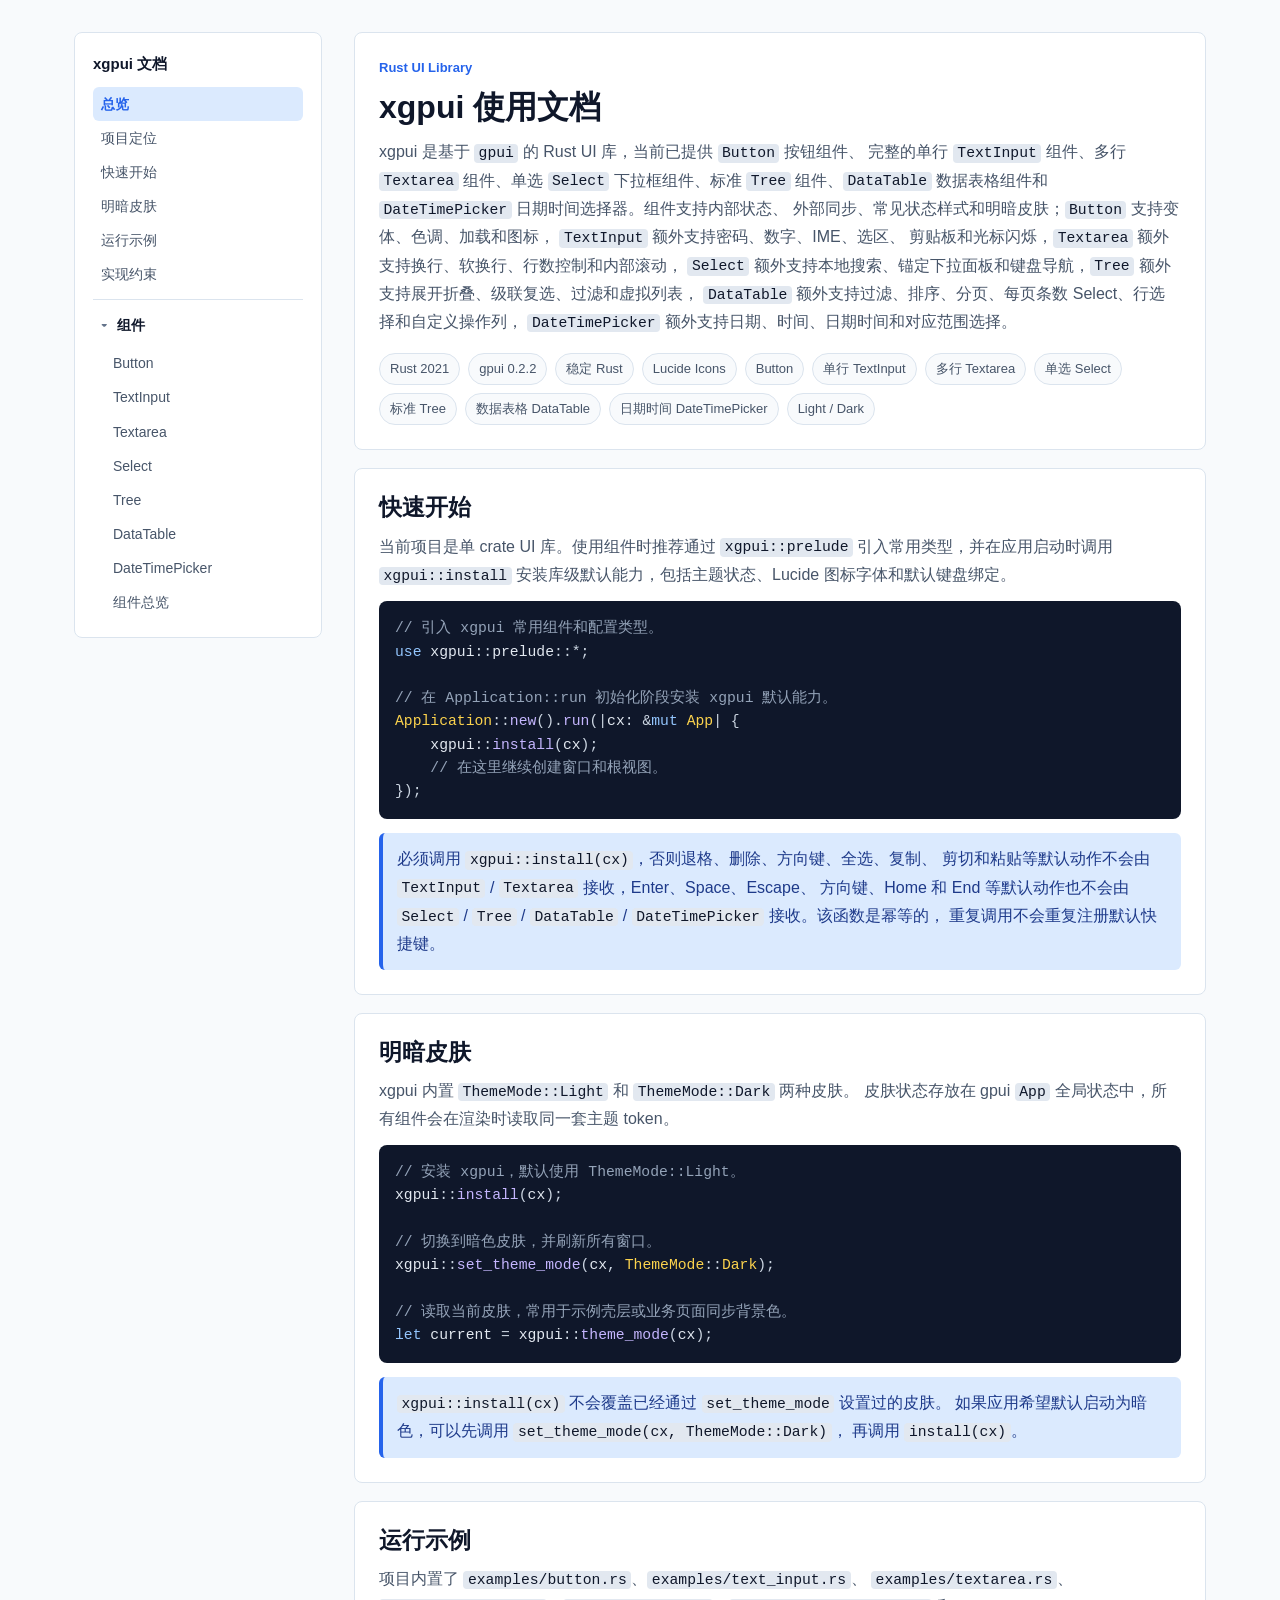
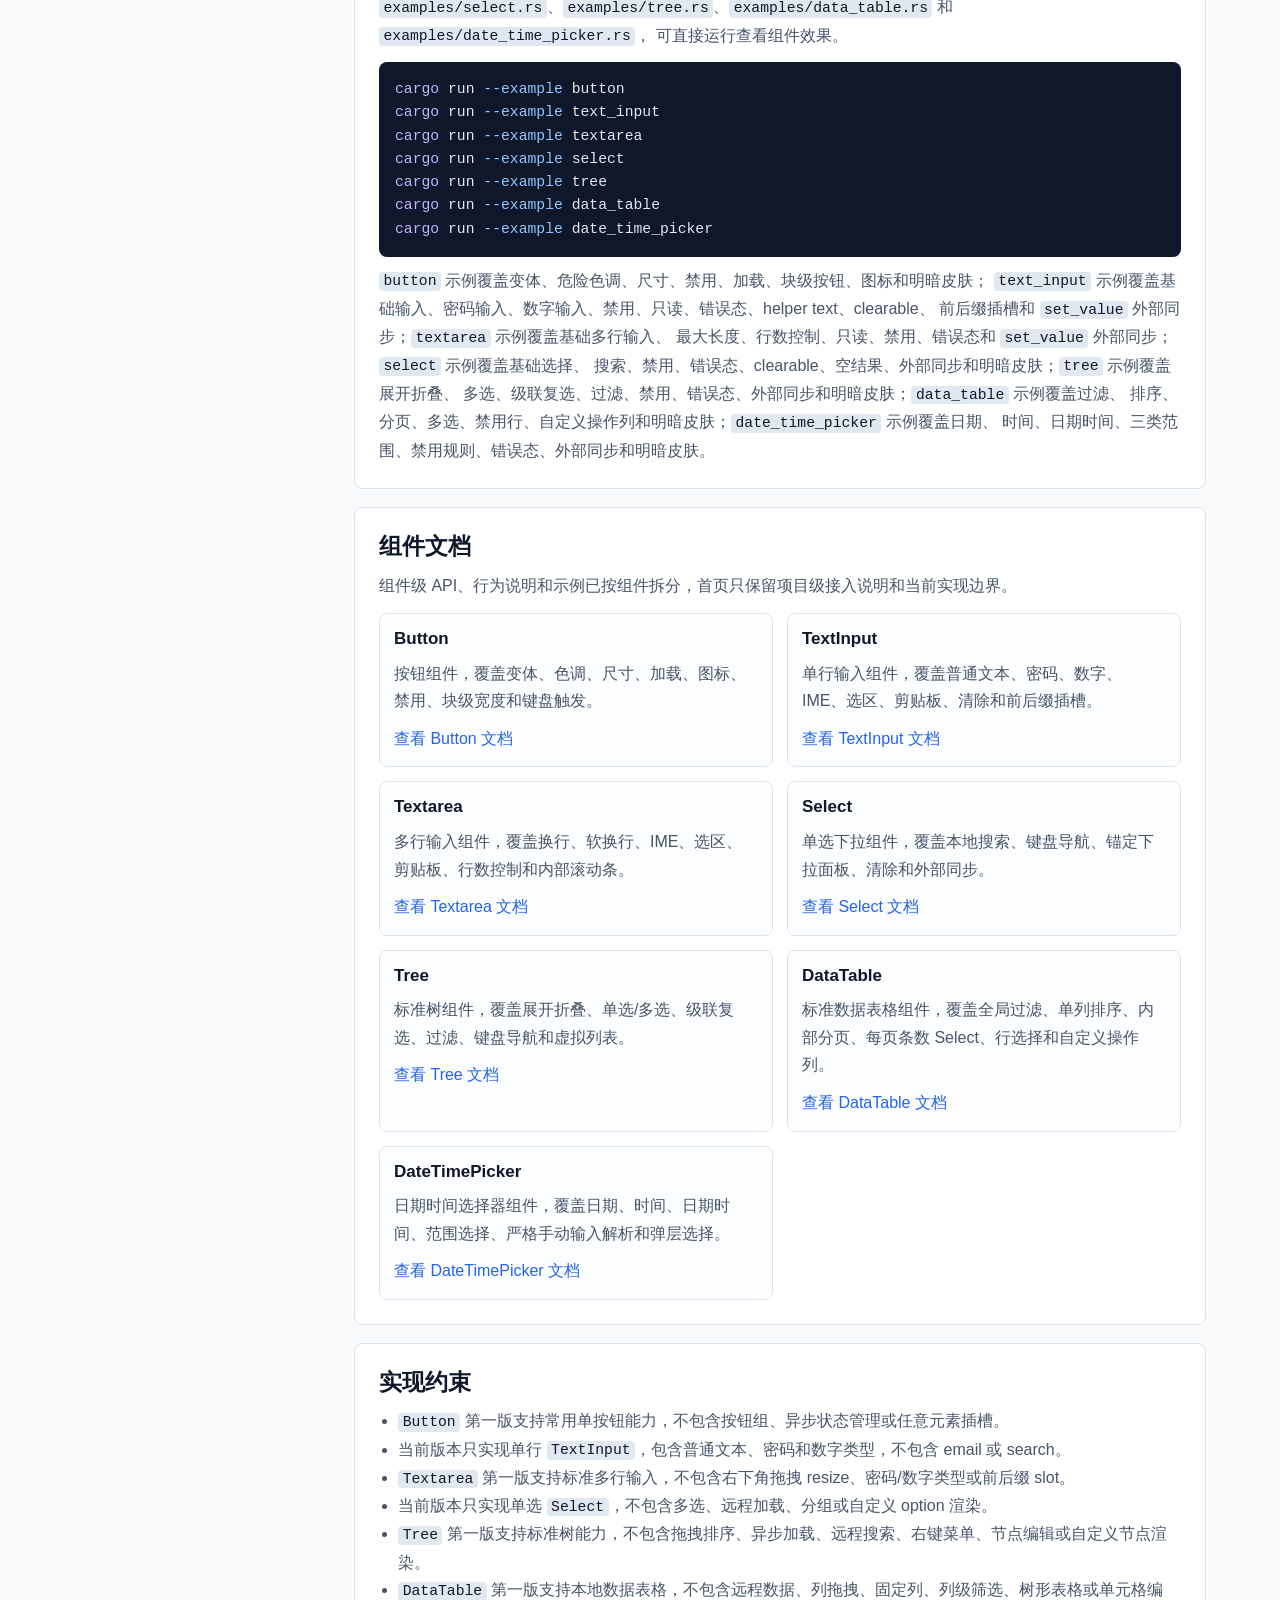
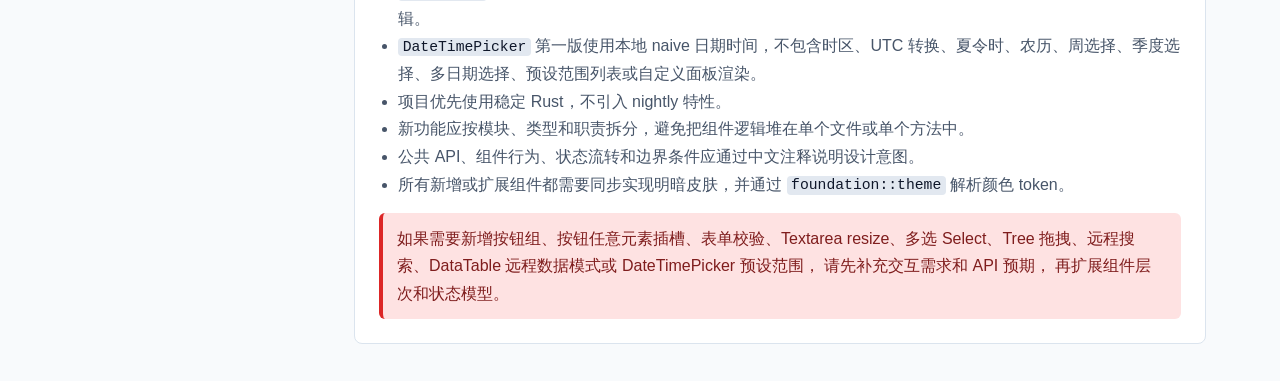
<file: docs/index.html>
<!doctype html>
<!--
  xgpui 静态使用文档。
  本文件按页面聚合当前主题所需内容，并通过 docs/styles.css 复用公共视觉样式。
  文档保持零构建步骤，便于直接在浏览器中打开和随项目一起版本化维护。
-->
<html lang="zh-CN">
  <head>
    <meta charset="utf-8" />
    <meta name="viewport" content="width=device-width, initial-scale=1" />
    <title>xgpui 使用文档</title>
    <meta name="description" content="xgpui 项目级使用文档，包含快速开始、主题、示例入口和组件文档导航。" />
    <link rel="stylesheet" href="styles.css" />
  </head>
  <body>
    <!-- 页面主体使用侧边目录和内容区两栏布局，便于快速定位组件 API。 -->
    <div class="shell">
      <nav class="sidebar" aria-label="文档目录">
        <strong>xgpui 文档</strong>
        <a class="active" href="index.html">总览</a>
        <a href="#overview">项目定位</a>
        <a href="#quick-start">快速开始</a>
        <a href="#themes">明暗皮肤</a>
        <a href="#run-example">运行示例</a>
        <a href="#notes">实现约束</a>
        <!-- 组件菜单集中收纳所有组件文档入口，避免侧栏顶层链接过多。 -->
        <details class="nav-group" open>
          <summary>组件</summary>
          <div class="nav-tree">
            <a href="button.html">Button</a>
            <a href="text_input.html">TextInput</a>
            <a href="textarea.html">Textarea</a>
            <a href="select.html">Select</a>
            <a href="tree.html">Tree</a>
            <a href="data_table.html">DataTable</a>
            <a href="date_time_picker.html">DateTimePicker</a>
            <a href="#components">组件总览</a>
          </div>
        </details>
      </nav>

      <main class="content">
        <!-- 文档首页摘要，说明当前 HTML 对应的库和组件范围。 -->
        <header class="hero" id="overview">
          <p class="eyebrow">Rust UI Library</p>
          <h1>xgpui 使用文档</h1>
          <p>
            xgpui 是基于 <code>gpui</code> 的 Rust UI 库，当前已提供 <code>Button</code> 按钮组件、
            完整的单行 <code>TextInput</code> 组件、多行 <code>Textarea</code> 组件、单选 <code>Select</code> 下拉框组件、标准 <code>Tree</code> 组件、<code>DataTable</code> 数据表格组件和 <code>DateTimePicker</code> 日期时间选择器。组件支持内部状态、
            外部同步、常见状态样式和明暗皮肤；<code>Button</code> 支持变体、色调、加载和图标，
            <code>TextInput</code> 额外支持密码、数字、IME、选区、
            剪贴板和光标闪烁，<code>Textarea</code> 额外支持换行、软换行、行数控制和内部滚动，
            <code>Select</code> 额外支持本地搜索、锚定下拉面板和键盘导航，<code>Tree</code> 额外支持展开折叠、级联复选、过滤和虚拟列表，
            <code>DataTable</code> 额外支持过滤、排序、分页、每页条数 Select、行选择和自定义操作列，
            <code>DateTimePicker</code> 额外支持日期、时间、日期时间和对应范围选择。
          </p>
          <div class="meta">
            <span class="pill">Rust 2021</span>
            <span class="pill">gpui 0.2.2</span>
            <span class="pill">稳定 Rust</span>
            <span class="pill">Lucide Icons</span>
            <span class="pill">Button</span>
            <span class="pill">单行 TextInput</span>
            <span class="pill">多行 Textarea</span>
            <span class="pill">单选 Select</span>
            <span class="pill">标准 Tree</span>
            <span class="pill">数据表格 DataTable</span>
            <span class="pill">日期时间 DateTimePicker</span>
            <span class="pill">Light / Dark</span>
          </div>
        </header>

        <!-- 快速开始说明项目依赖和最小接入步骤。 -->
        <section class="section" id="quick-start">
          <h2>快速开始</h2>
          <p>
            当前项目是单 crate UI 库。使用组件时推荐通过
            <code>xgpui::prelude</code> 引入常用类型，并在应用启动时调用 <code>xgpui::install</code>
            安装库级默认能力，包括主题状态、Lucide 图标字体和默认键盘绑定。
          </p>
          <div class="code-block">
            <pre><code class="language-rust">// 引入 xgpui 常用组件和配置类型。
use xgpui::prelude::*;

// 在 Application::run 初始化阶段安装 xgpui 默认能力。
Application::new().run(|cx: &mut App| {
    xgpui::install(cx);
    // 在这里继续创建窗口和根视图。
});</code></pre>
          </div>
          <p class="note">
            必须调用 <code>xgpui::install(cx)</code>，否则退格、删除、方向键、全选、复制、
            剪切和粘贴等默认动作不会由 <code>TextInput</code> / <code>Textarea</code> 接收，Enter、Space、Escape、
            方向键、Home 和 End 等默认动作也不会由 <code>Select</code> / <code>Tree</code> / <code>DataTable</code> /
            <code>DateTimePicker</code> 接收。该函数是幂等的，
            重复调用不会重复注册默认快捷键。
          </p>
        </section>

        <!-- 明暗皮肤说明展示库级主题 API，而不是组件局部硬编码颜色。 -->
        <section class="section" id="themes">
          <h2>明暗皮肤</h2>
          <p>
            xgpui 内置 <code>ThemeMode::Light</code> 和 <code>ThemeMode::Dark</code> 两种皮肤。
            皮肤状态存放在 gpui <code>App</code> 全局状态中，所有组件会在渲染时读取同一套主题 token。
          </p>
          <div class="code-block">
            <pre><code class="language-rust">// 安装 xgpui，默认使用 ThemeMode::Light。
xgpui::install(cx);

// 切换到暗色皮肤，并刷新所有窗口。
xgpui::set_theme_mode(cx, ThemeMode::Dark);

// 读取当前皮肤，常用于示例壳层或业务页面同步背景色。
let current = xgpui::theme_mode(cx);</code></pre>
          </div>
          <p class="note">
            <code>xgpui::install(cx)</code> 不会覆盖已经通过 <code>set_theme_mode</code> 设置过的皮肤。
            如果应用希望默认启动为暗色，可以先调用 <code>set_theme_mode(cx, ThemeMode::Dark)</code>，
            再调用 <code>install(cx)</code>。
          </p>
        </section>

        <!-- 示例执行命令保持与 Cargo 示例文件一致。 -->
        <section class="section" id="run-example">
          <h2>运行示例</h2>
          <p>
            项目内置了 <code>examples/button.rs</code>、<code>examples/text_input.rs</code>、
            <code>examples/textarea.rs</code>、
            <code>examples/select.rs</code>、<code>examples/tree.rs</code>、<code>examples/data_table.rs</code>
            和 <code>examples/date_time_picker.rs</code>，
            可直接运行查看组件效果。
          </p>
          <div class="code-block">
            <pre><code class="language-bash">cargo run --example button
cargo run --example text_input
cargo run --example textarea
cargo run --example select
cargo run --example tree
cargo run --example data_table
cargo run --example date_time_picker</code></pre>
          </div>
          <p>
            <code>button</code> 示例覆盖变体、危险色调、尺寸、禁用、加载、块级按钮、图标和明暗皮肤；
            <code>text_input</code> 示例覆盖基础输入、密码输入、数字输入、禁用、只读、错误态、helper text、clearable、
            前后缀插槽和 <code>set_value</code> 外部同步；<code>textarea</code> 示例覆盖基础多行输入、
            最大长度、行数控制、只读、禁用、错误态和 <code>set_value</code> 外部同步；<code>select</code> 示例覆盖基础选择、
            搜索、禁用、错误态、clearable、空结果、外部同步和明暗皮肤；<code>tree</code> 示例覆盖展开折叠、
            多选、级联复选、过滤、禁用、错误态、外部同步和明暗皮肤；<code>data_table</code> 示例覆盖过滤、
            排序、分页、多选、禁用行、自定义操作列和明暗皮肤；<code>date_time_picker</code> 示例覆盖日期、
            时间、日期时间、三类范围、禁用规则、错误态、外部同步和明暗皮肤。
          </p>
        </section>

        <!-- 组件入口把拆分后的组件文档集中展示，避免首页继续承载所有 API 细节。 -->
        <section class="section" id="components">
          <h2>组件文档</h2>
          <p>组件级 API、行为说明和示例已按组件拆分，首页只保留项目级接入说明和当前实现边界。</p>
          <div class="two-col">
            <div class="mini-card">
              <h3>Button</h3>
              <p>按钮组件，覆盖变体、色调、尺寸、加载、图标、禁用、块级宽度和键盘触发。</p>
              <p><a href="button.html">查看 Button 文档</a></p>
            </div>
            <div class="mini-card">
              <h3>TextInput</h3>
              <p>单行输入组件，覆盖普通文本、密码、数字、IME、选区、剪贴板、清除和前后缀插槽。</p>
              <p><a href="text_input.html">查看 TextInput 文档</a></p>
            </div>
            <div class="mini-card">
              <h3>Textarea</h3>
            <p>多行输入组件，覆盖换行、软换行、IME、选区、剪贴板、行数控制和内部滚动条。</p>
              <p><a href="textarea.html">查看 Textarea 文档</a></p>
            </div>
            <div class="mini-card">
              <h3>Select</h3>
              <p>单选下拉组件，覆盖本地搜索、键盘导航、锚定下拉面板、清除和外部同步。</p>
              <p><a href="select.html">查看 Select 文档</a></p>
            </div>
            <div class="mini-card">
              <h3>Tree</h3>
              <p>标准树组件，覆盖展开折叠、单选/多选、级联复选、过滤、键盘导航和虚拟列表。</p>
              <p><a href="tree.html">查看 Tree 文档</a></p>
            </div>
            <div class="mini-card">
              <h3>DataTable</h3>
              <p>标准数据表格组件，覆盖全局过滤、单列排序、内部分页、每页条数 Select、行选择和自定义操作列。</p>
              <p><a href="data_table.html">查看 DataTable 文档</a></p>
            </div>
            <div class="mini-card">
              <h3>DateTimePicker</h3>
              <p>日期时间选择器组件，覆盖日期、时间、日期时间、范围选择、严格手动输入解析和弹层选择。</p>
              <p><a href="date_time_picker.html">查看 DateTimePicker 文档</a></p>
            </div>
          </div>
        </section>

        <!-- 约束说明来自项目 AGENTS.md 和当前实现范围。 -->
        <section class="section" id="notes">
          <h2>实现约束</h2>
          <ul>
            <li><code>Button</code> 第一版支持常用单按钮能力，不包含按钮组、异步状态管理或任意元素插槽。</li>
            <li>当前版本只实现单行 <code>TextInput</code>，包含普通文本、密码和数字类型，不包含 email 或 search。</li>
            <li><code>Textarea</code> 第一版支持标准多行输入，不包含右下角拖拽 resize、密码/数字类型或前后缀 slot。</li>
            <li>当前版本只实现单选 <code>Select</code>，不包含多选、远程加载、分组或自定义 option 渲染。</li>
            <li><code>Tree</code> 第一版支持标准树能力，不包含拖拽排序、异步加载、远程搜索、右键菜单、节点编辑或自定义节点渲染。</li>
            <li><code>DataTable</code> 第一版支持本地数据表格，不包含远程数据、列拖拽、固定列、列级筛选、树形表格或单元格编辑。</li>
            <li><code>DateTimePicker</code> 第一版使用本地 naive 日期时间，不包含时区、UTC 转换、夏令时、农历、周选择、季度选择、多日期选择、预设范围列表或自定义面板渲染。</li>
            <li>项目优先使用稳定 Rust，不引入 nightly 特性。</li>
            <li>新功能应按模块、类型和职责拆分，避免把组件逻辑堆在单个文件或单个方法中。</li>
            <li>公共 API、组件行为、状态流转和边界条件应通过中文注释说明设计意图。</li>
            <li>所有新增或扩展组件都需要同步实现明暗皮肤，并通过 <code>foundation::theme</code> 解析颜色 token。</li>
          </ul>
          <p class="note warning">
            如果需要新增按钮组、按钮任意元素插槽、表单校验、Textarea resize、多选 Select、Tree 拖拽、远程搜索、DataTable 远程数据模式或 DateTimePicker 预设范围，
            请先补充交互需求和 API 预期，
            再扩展组件层次和状态模型。
          </p>
        </section>
      </main>
    </div>
    <script src="highlight.js"></script>
  </body>
</html>
</file>
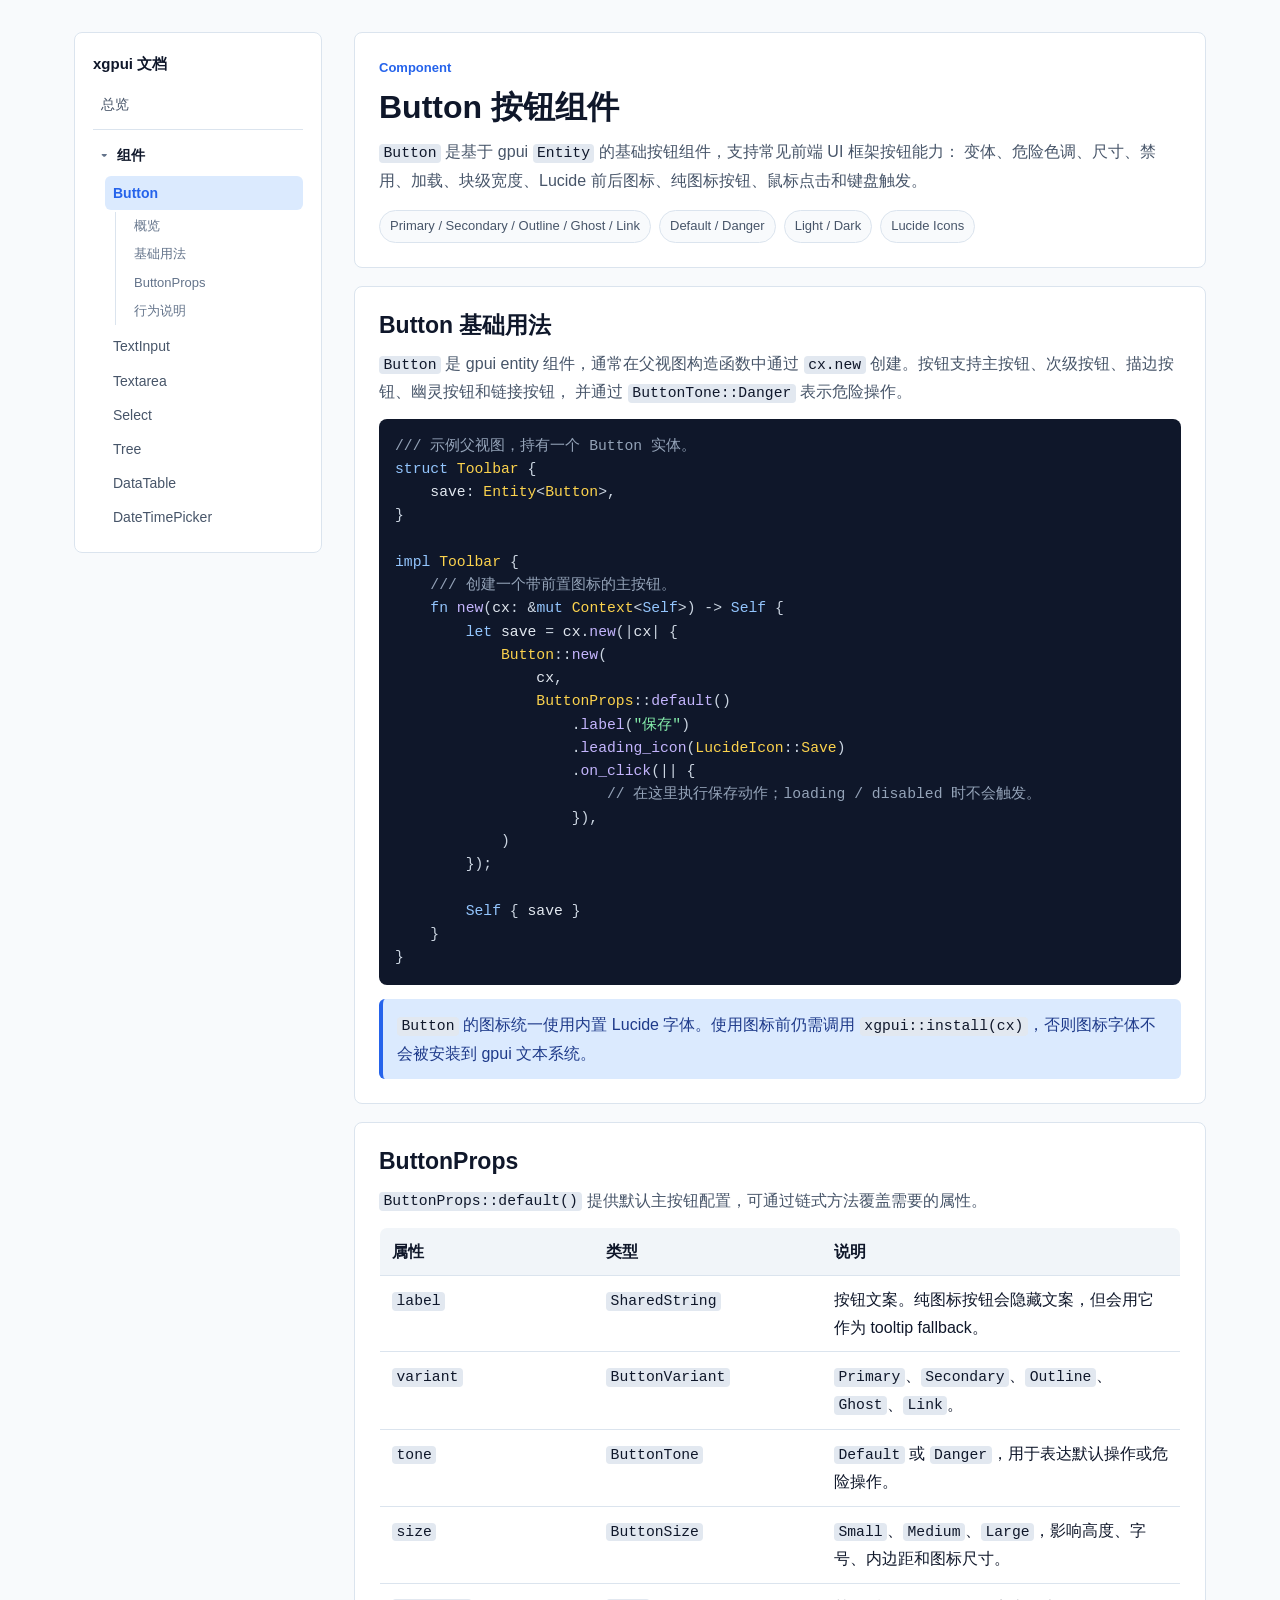
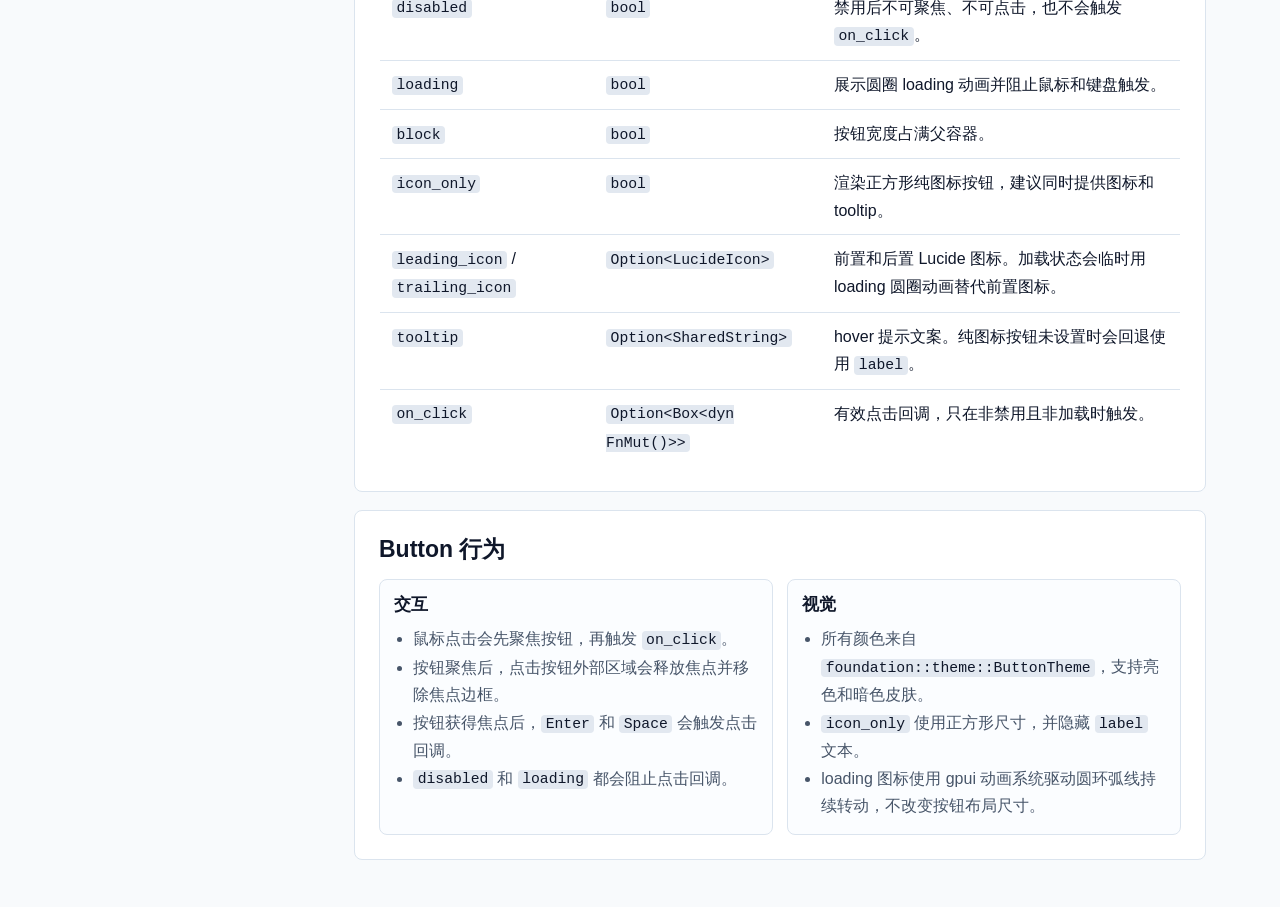
<file: docs/button.html>
<!doctype html>
<!--
  xgpui 静态使用文档。
  本文件按页面聚合当前主题所需内容，并通过 docs/styles.css 复用公共视觉样式。
  文档保持零构建步骤，便于直接在浏览器中打开和随项目一起版本化维护。
-->
<html lang="zh-CN">
  <head>
    <meta charset="utf-8" />
    <meta name="viewport" content="width=device-width, initial-scale=1" />
    <title>Button 按钮组件 - xgpui 使用文档</title>
    <meta name="description" content="xgpui Button 按钮组件用法、Props 和交互行为说明。" />
    <link rel="stylesheet" href="styles.css" />
  </head>
  <body>
    <!-- 页面主体使用侧边目录和内容区两栏布局，便于快速定位组件 API。 -->
    <div class="shell">
      <nav class="sidebar" aria-label="文档目录">
        <strong>xgpui 文档</strong>
        <a href="index.html">总览</a>
        <!-- 组件菜单集中收纳组件页面和当前组件章节，形成稳定的左侧导航树。 -->
        <details class="nav-group" open>
          <summary>组件</summary>
          <div class="nav-tree">
            <a class="active" href="button.html">Button</a>
            <div class="nav-subtree">
              <a href="#overview">概览</a>
              <a href="#button-usage">基础用法</a>
              <a href="#button-props">ButtonProps</a>
              <a href="#button-behavior">行为说明</a>
            </div>
            <a href="text_input.html">TextInput</a>
            <a href="textarea.html">Textarea</a>
            <a href="select.html">Select</a>
            <a href="tree.html">Tree</a>
            <a href="data_table.html">DataTable</a>
            <a href="date_time_picker.html">DateTimePicker</a>
          </div>
        </details>
      </nav>

      <main class="content">
        <!-- Button 页面摘要说明当前组件能力和边界。 -->
        <header class="hero" id="overview">
          <p class="eyebrow">Component</p>
          <h1>Button 按钮组件</h1>
          <p>
            <code>Button</code> 是基于 gpui <code>Entity</code> 的基础按钮组件，支持常见前端 UI 框架按钮能力：
            变体、危险色调、尺寸、禁用、加载、块级宽度、Lucide 前后图标、纯图标按钮、鼠标点击和键盘触发。
          </p>
          <div class="meta">
            <span class="pill">Primary / Secondary / Outline / Ghost / Link</span>
            <span class="pill">Default / Danger</span>
            <span class="pill">Light / Dark</span>
            <span class="pill">Lucide Icons</span>
          </div>
        </header>

        <!-- Button 基础示例展示常见按钮创建方式。 -->
        <section class="section" id="button-usage">
          <h2>Button 基础用法</h2>
          <p>
            <code>Button</code> 是 gpui entity 组件，通常在父视图构造函数中通过
            <code>cx.new</code> 创建。按钮支持主按钮、次级按钮、描边按钮、幽灵按钮和链接按钮，
            并通过 <code>ButtonTone::Danger</code> 表示危险操作。
          </p>
          <div class="code-block">
            <pre><code class="language-rust">/// 示例父视图，持有一个 Button 实体。
struct Toolbar {
    save: Entity&lt;Button&gt;,
}

impl Toolbar {
    /// 创建一个带前置图标的主按钮。
    fn new(cx: &mut Context&lt;Self&gt;) -&gt; Self {
        let save = cx.new(|cx| {
            Button::new(
                cx,
                ButtonProps::default()
                    .label("保存")
                    .leading_icon(LucideIcon::Save)
                    .on_click(|| {
                        // 在这里执行保存动作；loading / disabled 时不会触发。
                    }),
            )
        });

        Self { save }
    }
}</code></pre>
          </div>
          <p class="note">
            <code>Button</code> 的图标统一使用内置 Lucide 字体。使用图标前仍需调用
            <code>xgpui::install(cx)</code>，否则图标字体不会被安装到 gpui 文本系统。
          </p>
        </section>

        <!-- Button Props 表格逐项说明当前公开配置。 -->
        <section class="section" id="button-props">
          <h2>ButtonProps</h2>
          <p>
            <code>ButtonProps::default()</code> 提供默认主按钮配置，可通过链式方法覆盖需要的属性。
          </p>
          <table class="api-table">
            <thead>
              <tr>
                <th>属性</th>
                <th>类型</th>
                <th>说明</th>
              </tr>
            </thead>
            <tbody>
              <tr>
                <td><code>label</code></td>
                <td><code>SharedString</code></td>
                <td>按钮文案。纯图标按钮会隐藏文案，但会用它作为 tooltip fallback。</td>
              </tr>
              <tr>
                <td><code>variant</code></td>
                <td><code>ButtonVariant</code></td>
                <td><code>Primary</code>、<code>Secondary</code>、<code>Outline</code>、<code>Ghost</code>、<code>Link</code>。</td>
              </tr>
              <tr>
                <td><code>tone</code></td>
                <td><code>ButtonTone</code></td>
                <td><code>Default</code> 或 <code>Danger</code>，用于表达默认操作或危险操作。</td>
              </tr>
              <tr>
                <td><code>size</code></td>
                <td><code>ButtonSize</code></td>
                <td><code>Small</code>、<code>Medium</code>、<code>Large</code>，影响高度、字号、内边距和图标尺寸。</td>
              </tr>
              <tr>
                <td><code>disabled</code></td>
                <td><code>bool</code></td>
                <td>禁用后不可聚焦、不可点击，也不会触发 <code>on_click</code>。</td>
              </tr>
              <tr>
                <td><code>loading</code></td>
                <td><code>bool</code></td>
                <td>展示圆圈 loading 动画并阻止鼠标和键盘触发。</td>
              </tr>
              <tr>
                <td><code>block</code></td>
                <td><code>bool</code></td>
                <td>按钮宽度占满父容器。</td>
              </tr>
              <tr>
                <td><code>icon_only</code></td>
                <td><code>bool</code></td>
                <td>渲染正方形纯图标按钮，建议同时提供图标和 tooltip。</td>
              </tr>
              <tr>
                <td><code>leading_icon</code> / <code>trailing_icon</code></td>
                <td><code>Option&lt;LucideIcon&gt;</code></td>
                <td>前置和后置 Lucide 图标。加载状态会临时用 loading 圆圈动画替代前置图标。</td>
              </tr>
              <tr>
                <td><code>tooltip</code></td>
                <td><code>Option&lt;SharedString&gt;</code></td>
                <td>hover 提示文案。纯图标按钮未设置时会回退使用 <code>label</code>。</td>
              </tr>
              <tr>
                <td><code>on_click</code></td>
                <td><code>Option&lt;Box&lt;dyn FnMut()&gt;&gt;</code></td>
                <td>有效点击回调，只在非禁用且非加载时触发。</td>
              </tr>
            </tbody>
          </table>
        </section>

        <!-- Button 行为说明帮助使用者理解键盘和状态边界。 -->
        <section class="section" id="button-behavior">
          <h2>Button 行为</h2>
          <div class="two-col">
            <div class="mini-card">
              <h3>交互</h3>
              <ul>
                <li>鼠标点击会先聚焦按钮，再触发 <code>on_click</code>。</li>
                <li>按钮聚焦后，点击按钮外部区域会释放焦点并移除焦点边框。</li>
                <li>按钮获得焦点后，<code>Enter</code> 和 <code>Space</code> 会触发点击回调。</li>
                <li><code>disabled</code> 和 <code>loading</code> 都会阻止点击回调。</li>
              </ul>
            </div>
            <div class="mini-card">
              <h3>视觉</h3>
              <ul>
                <li>所有颜色来自 <code>foundation::theme::ButtonTheme</code>，支持亮色和暗色皮肤。</li>
                <li><code>icon_only</code> 使用正方形尺寸，并隐藏 <code>label</code> 文本。</li>
                <li>loading 图标使用 gpui 动画系统驱动圆环弧线持续转动，不改变按钮布局尺寸。</li>
              </ul>
            </div>
          </div>
        </section>
      </main>
    </div>
    <script src="highlight.js"></script>
  </body>
</html>
</file>
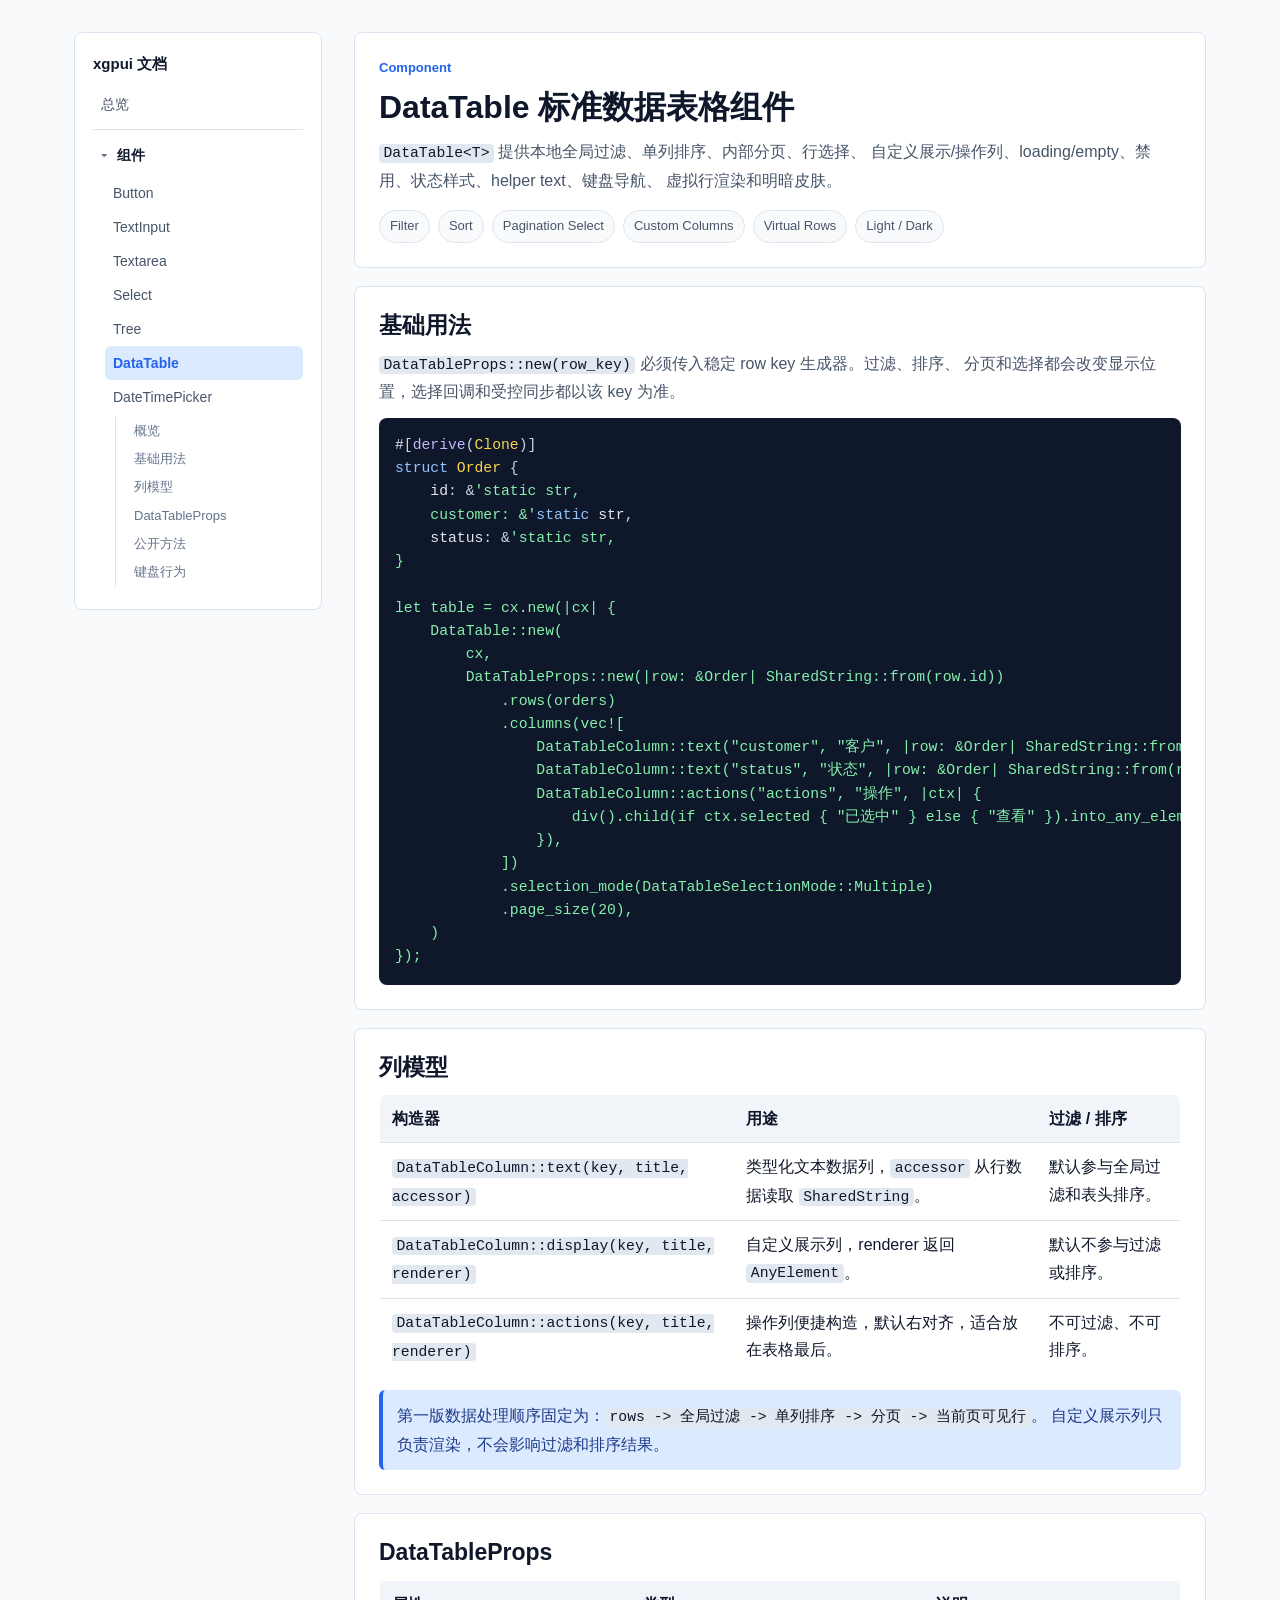
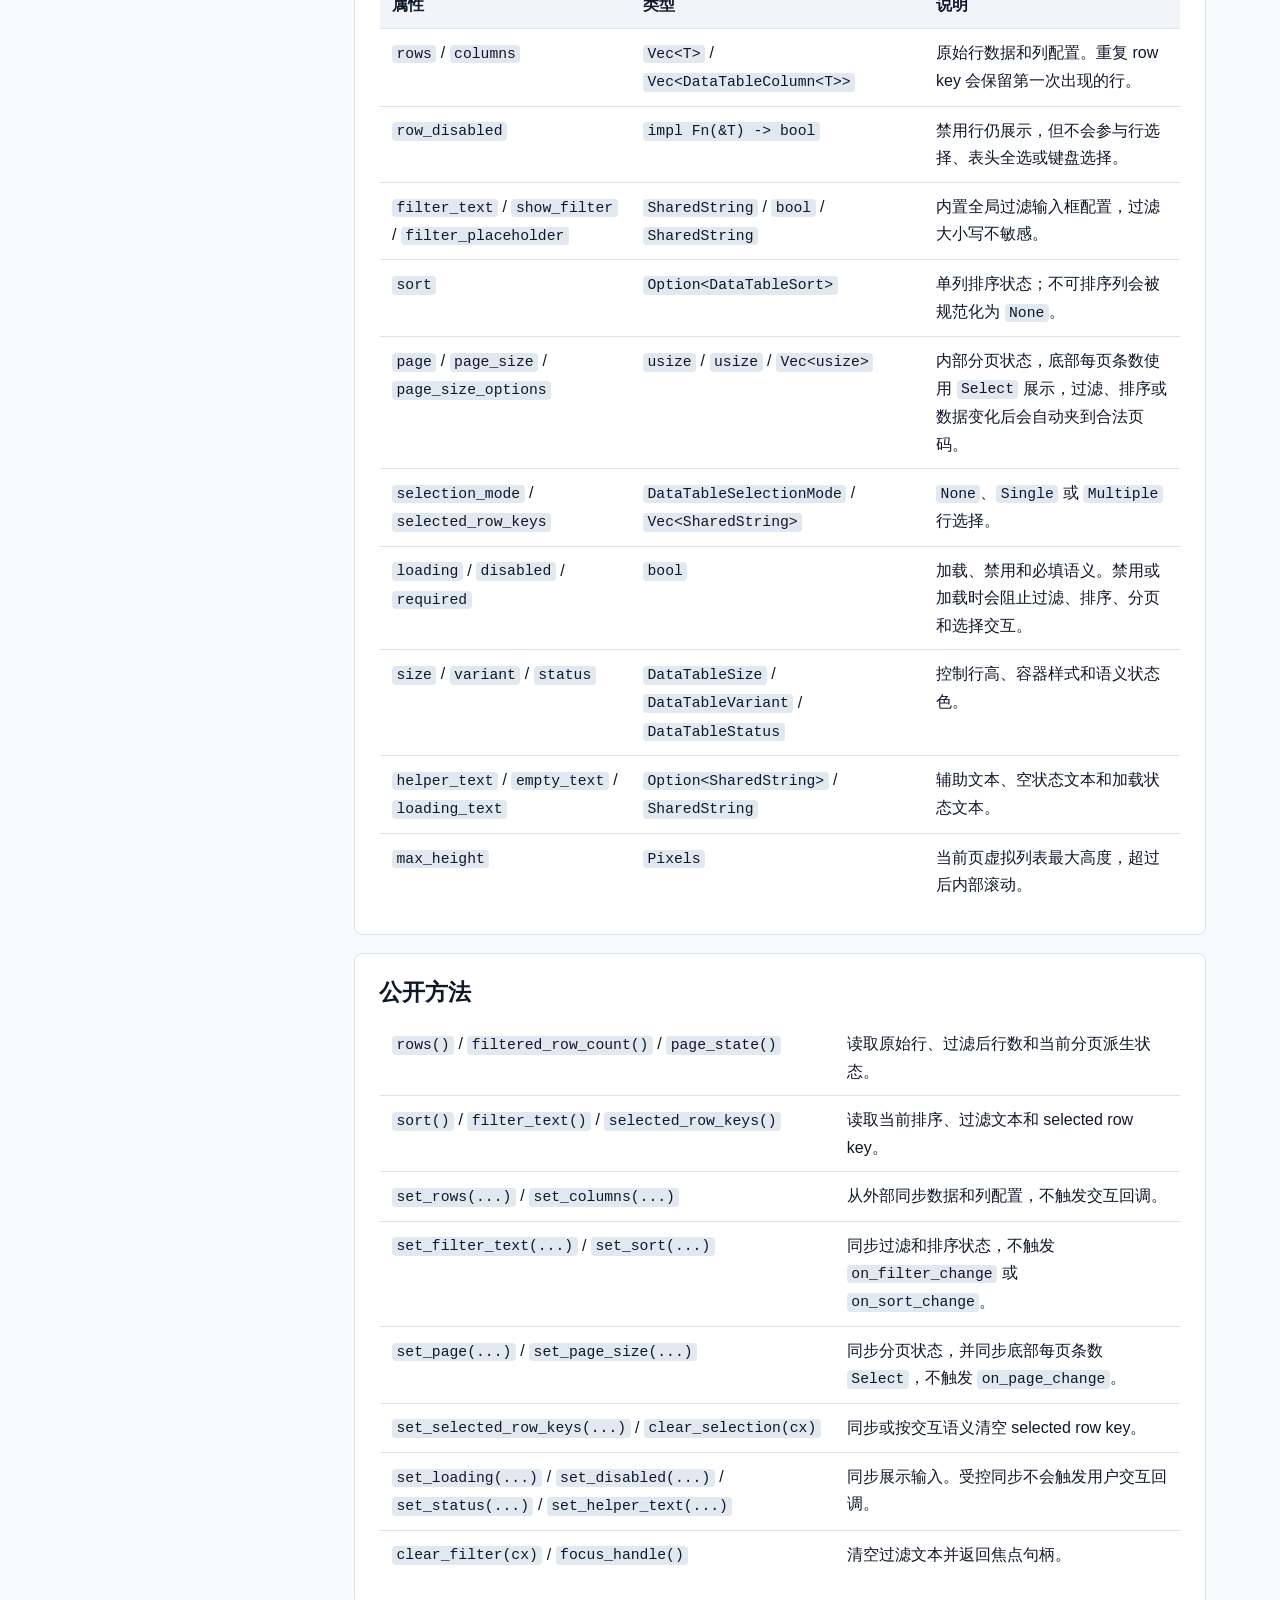
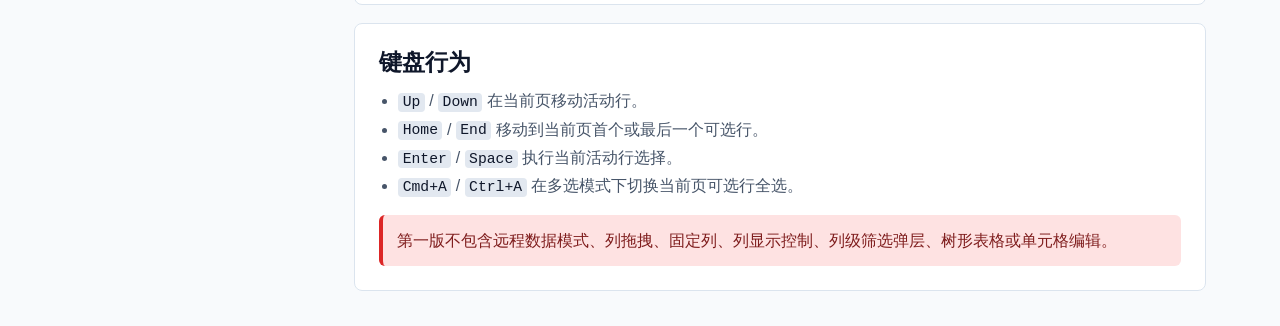
<file: docs/data_table.html>
<!doctype html>
<!--
  DataTable 组件静态文档。
  本页面维护数据表格的公开 API、数据处理顺序、操作列约束和键盘行为。
-->
<html lang="zh-CN">
  <head>
    <meta charset="utf-8" />
    <meta name="viewport" content="width=device-width, initial-scale=1" />
    <title>DataTable 标准数据表格组件 - xgpui 使用文档</title>
    <meta name="description" content="xgpui DataTable 标准数据表格组件用法、Props、列模型和键盘行为说明。" />
    <link rel="stylesheet" href="styles.css" />
  </head>
  <body>
    <div class="shell">
      <nav class="sidebar" aria-label="文档目录">
        <strong>xgpui 文档</strong>
        <a href="index.html">总览</a>
        <details class="nav-group" open>
          <summary>组件</summary>
          <div class="nav-tree">
            <a href="button.html">Button</a>
            <a href="text_input.html">TextInput</a>
            <a href="textarea.html">Textarea</a>
            <a href="select.html">Select</a>
            <a href="tree.html">Tree</a>
            <a class="active" href="data_table.html">DataTable</a>
            <a href="date_time_picker.html">DateTimePicker</a>
            <div class="nav-subtree">
              <a href="#overview">概览</a>
              <a href="#basic-usage">基础用法</a>
              <a href="#columns">列模型</a>
              <a href="#props">DataTableProps</a>
              <a href="#methods">公开方法</a>
              <a href="#keyboard">键盘行为</a>
            </div>
          </div>
        </details>
      </nav>

      <main class="content">
        <header class="hero" id="overview">
          <p class="eyebrow">Component</p>
          <h1>DataTable 标准数据表格组件</h1>
          <p>
            <code>DataTable&lt;T&gt;</code> 提供本地全局过滤、单列排序、内部分页、行选择、
            自定义展示/操作列、loading/empty、禁用、状态样式、helper text、键盘导航、
            虚拟行渲染和明暗皮肤。
          </p>
          <div class="meta">
            <span class="pill">Filter</span>
            <span class="pill">Sort</span>
            <span class="pill">Pagination Select</span>
            <span class="pill">Custom Columns</span>
            <span class="pill">Virtual Rows</span>
            <span class="pill">Light / Dark</span>
          </div>
        </header>

        <section class="section" id="basic-usage">
          <h2>基础用法</h2>
          <p>
            <code>DataTableProps::new(row_key)</code> 必须传入稳定 row key 生成器。过滤、排序、
            分页和选择都会改变显示位置，选择回调和受控同步都以该 key 为准。
          </p>
          <div class="code-block">
            <pre><code class="language-rust">#[derive(Clone)]
struct Order {
    id: &'static str,
    customer: &'static str,
    status: &'static str,
}

let table = cx.new(|cx| {
    DataTable::new(
        cx,
        DataTableProps::new(|row: &Order| SharedString::from(row.id))
            .rows(orders)
            .columns(vec![
                DataTableColumn::text("customer", "客户", |row: &Order| SharedString::from(row.customer)),
                DataTableColumn::text("status", "状态", |row: &Order| SharedString::from(row.status)),
                DataTableColumn::actions("actions", "操作", |ctx| {
                    div().child(if ctx.selected { "已选中" } else { "查看" }).into_any_element()
                }),
            ])
            .selection_mode(DataTableSelectionMode::Multiple)
            .page_size(20),
    )
});</code></pre>
          </div>
        </section>

        <section class="section" id="columns">
          <h2>列模型</h2>
          <table class="api-table">
            <thead>
              <tr>
                <th>构造器</th>
                <th>用途</th>
                <th>过滤 / 排序</th>
              </tr>
            </thead>
            <tbody>
              <tr>
                <td><code>DataTableColumn::text(key, title, accessor)</code></td>
                <td>类型化文本数据列，<code>accessor</code> 从行数据读取 <code>SharedString</code>。</td>
                <td>默认参与全局过滤和表头排序。</td>
              </tr>
              <tr>
                <td><code>DataTableColumn::display(key, title, renderer)</code></td>
                <td>自定义展示列，renderer 返回 <code>AnyElement</code>。</td>
                <td>默认不参与过滤或排序。</td>
              </tr>
              <tr>
                <td><code>DataTableColumn::actions(key, title, renderer)</code></td>
                <td>操作列便捷构造，默认右对齐，适合放在表格最后。</td>
                <td>不可过滤、不可排序。</td>
              </tr>
            </tbody>
          </table>
          <p class="note">
            第一版数据处理顺序固定为：<code>rows -> 全局过滤 -> 单列排序 -> 分页 -> 当前页可见行</code>。
            自定义展示列只负责渲染，不会影响过滤和排序结果。
          </p>
        </section>

        <section class="section" id="props">
          <h2>DataTableProps</h2>
          <table class="api-table">
            <thead>
              <tr>
                <th>属性</th>
                <th>类型</th>
                <th>说明</th>
              </tr>
            </thead>
            <tbody>
              <tr>
                <td><code>rows</code> / <code>columns</code></td>
                <td><code>Vec&lt;T&gt;</code> / <code>Vec&lt;DataTableColumn&lt;T&gt;&gt;</code></td>
                <td>原始行数据和列配置。重复 row key 会保留第一次出现的行。</td>
              </tr>
              <tr>
                <td><code>row_disabled</code></td>
                <td><code>impl Fn(&T) -> bool</code></td>
                <td>禁用行仍展示，但不会参与行选择、表头全选或键盘选择。</td>
              </tr>
              <tr>
                <td><code>filter_text</code> / <code>show_filter</code> / <code>filter_placeholder</code></td>
                <td><code>SharedString</code> / <code>bool</code> / <code>SharedString</code></td>
                <td>内置全局过滤输入框配置，过滤大小写不敏感。</td>
              </tr>
              <tr>
                <td><code>sort</code></td>
                <td><code>Option&lt;DataTableSort&gt;</code></td>
                <td>单列排序状态；不可排序列会被规范化为 <code>None</code>。</td>
              </tr>
              <tr>
                <td><code>page</code> / <code>page_size</code> / <code>page_size_options</code></td>
                <td><code>usize</code> / <code>usize</code> / <code>Vec&lt;usize&gt;</code></td>
                <td>内部分页状态，底部每页条数使用 <code>Select</code> 展示，过滤、排序或数据变化后会自动夹到合法页码。</td>
              </tr>
              <tr>
                <td><code>selection_mode</code> / <code>selected_row_keys</code></td>
                <td><code>DataTableSelectionMode</code> / <code>Vec&lt;SharedString&gt;</code></td>
                <td><code>None</code>、<code>Single</code> 或 <code>Multiple</code> 行选择。</td>
              </tr>
              <tr>
                <td><code>loading</code> / <code>disabled</code> / <code>required</code></td>
                <td><code>bool</code></td>
                <td>加载、禁用和必填语义。禁用或加载时会阻止过滤、排序、分页和选择交互。</td>
              </tr>
              <tr>
                <td><code>size</code> / <code>variant</code> / <code>status</code></td>
                <td><code>DataTableSize</code> / <code>DataTableVariant</code> / <code>DataTableStatus</code></td>
                <td>控制行高、容器样式和语义状态色。</td>
              </tr>
              <tr>
                <td><code>helper_text</code> / <code>empty_text</code> / <code>loading_text</code></td>
                <td><code>Option&lt;SharedString&gt;</code> / <code>SharedString</code></td>
                <td>辅助文本、空状态文本和加载状态文本。</td>
              </tr>
              <tr>
                <td><code>max_height</code></td>
                <td><code>Pixels</code></td>
                <td>当前页虚拟列表最大高度，超过后内部滚动。</td>
              </tr>
            </tbody>
          </table>
        </section>

        <section class="section" id="methods">
          <h2>公开方法</h2>
          <table class="api-table">
            <tbody>
              <tr>
                <td><code>rows()</code> / <code>filtered_row_count()</code> / <code>page_state()</code></td>
                <td>读取原始行、过滤后行数和当前分页派生状态。</td>
              </tr>
              <tr>
                <td><code>sort()</code> / <code>filter_text()</code> / <code>selected_row_keys()</code></td>
                <td>读取当前排序、过滤文本和 selected row key。</td>
              </tr>
              <tr>
                <td><code>set_rows(...)</code> / <code>set_columns(...)</code></td>
                <td>从外部同步数据和列配置，不触发交互回调。</td>
              </tr>
              <tr>
                <td><code>set_filter_text(...)</code> / <code>set_sort(...)</code></td>
                <td>同步过滤和排序状态，不触发 <code>on_filter_change</code> 或 <code>on_sort_change</code>。</td>
              </tr>
              <tr>
                <td><code>set_page(...)</code> / <code>set_page_size(...)</code></td>
                <td>同步分页状态，并同步底部每页条数 <code>Select</code>，不触发 <code>on_page_change</code>。</td>
              </tr>
              <tr>
                <td><code>set_selected_row_keys(...)</code> / <code>clear_selection(cx)</code></td>
                <td>同步或按交互语义清空 selected row key。</td>
              </tr>
              <tr>
                <td><code>set_loading(...)</code> / <code>set_disabled(...)</code> / <code>set_status(...)</code> / <code>set_helper_text(...)</code></td>
                <td>同步展示输入。受控同步不会触发用户交互回调。</td>
              </tr>
              <tr>
                <td><code>clear_filter(cx)</code> / <code>focus_handle()</code></td>
                <td>清空过滤文本并返回焦点句柄。</td>
              </tr>
            </tbody>
          </table>
        </section>

        <section class="section" id="keyboard">
          <h2>键盘行为</h2>
          <ul>
            <li><code>Up</code> / <code>Down</code> 在当前页移动活动行。</li>
            <li><code>Home</code> / <code>End</code> 移动到当前页首个或最后一个可选行。</li>
            <li><code>Enter</code> / <code>Space</code> 执行当前活动行选择。</li>
            <li><code>Cmd+A</code> / <code>Ctrl+A</code> 在多选模式下切换当前页可选行全选。</li>
          </ul>
          <p class="note warning">
            第一版不包含远程数据模式、列拖拽、固定列、列显示控制、列级筛选弹层、树形表格或单元格编辑。
          </p>
        </section>
      </main>
    </div>
    <script src="highlight.js"></script>
  </body>
</html>
</file>
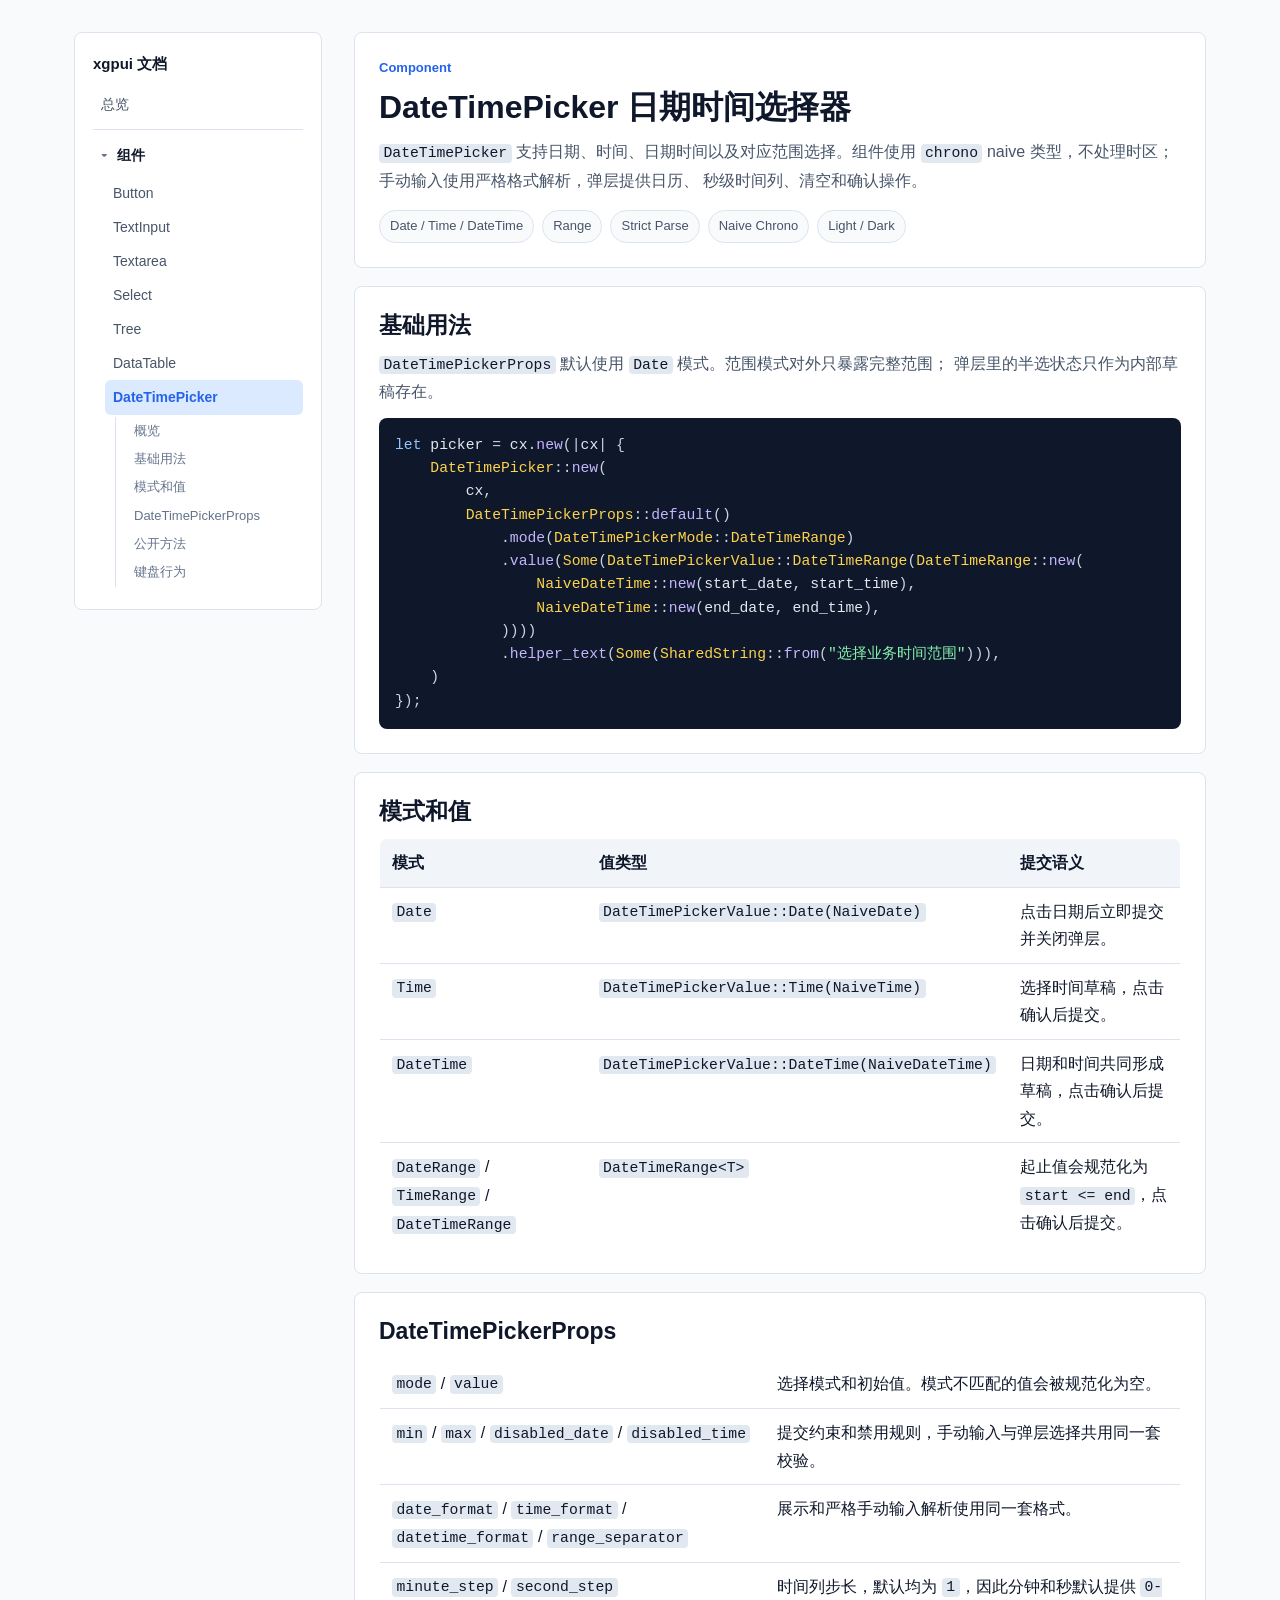
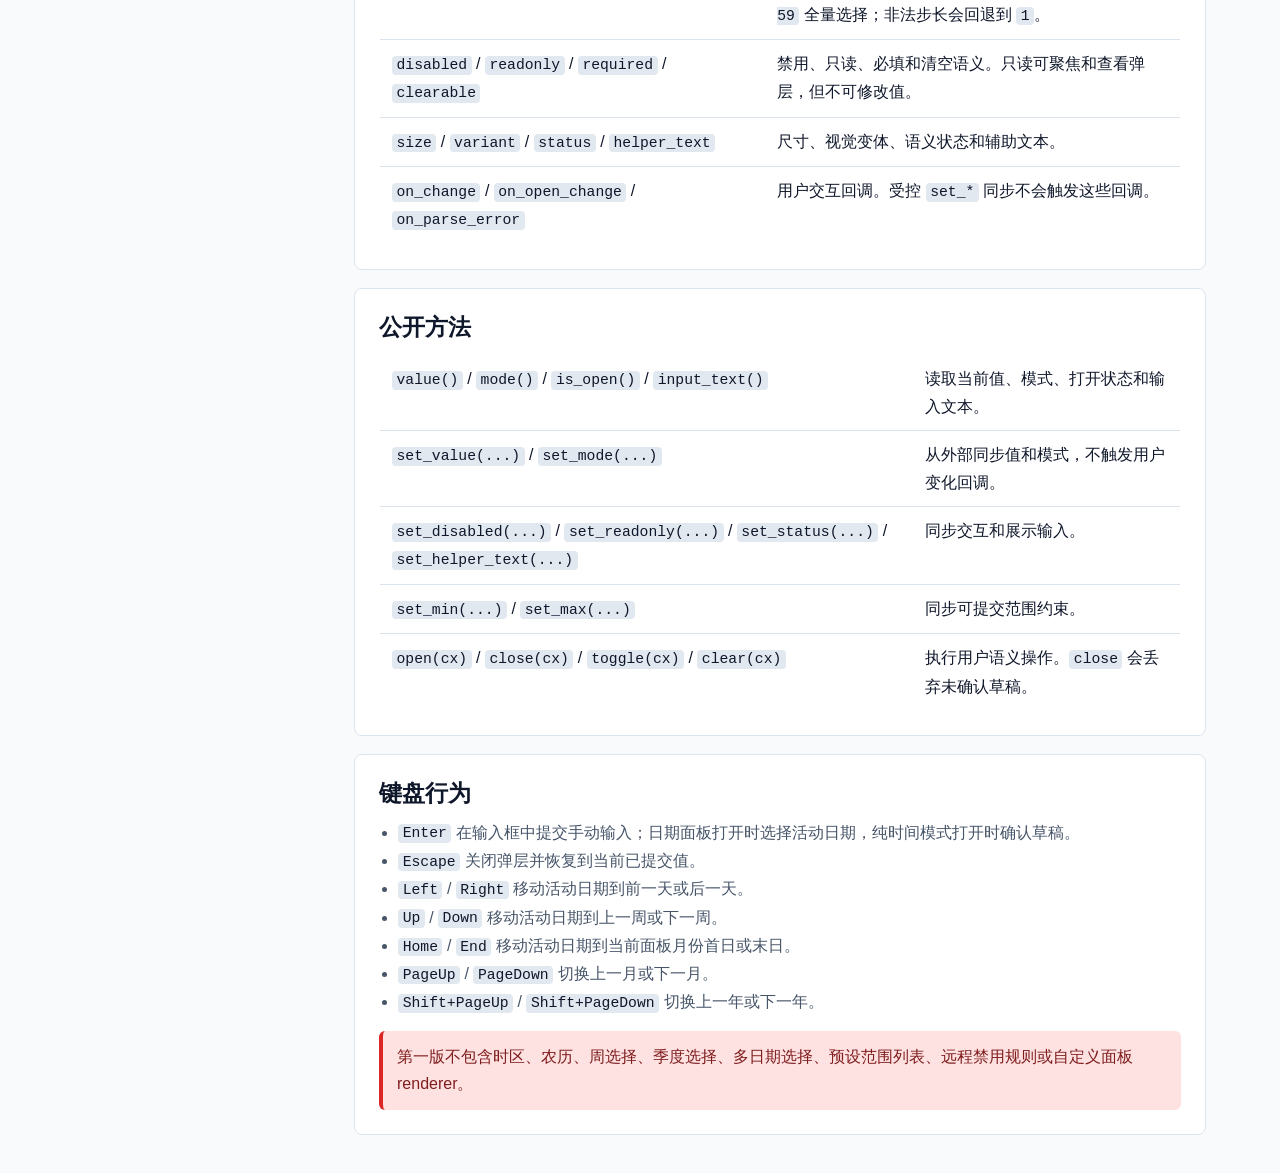
<file: docs/date_time_picker.html>
<!doctype html>
<!--
  DateTimePicker 组件静态文档。
  本页面维护日期时间选择器的模式、值类型、输入解析和键盘行为。
-->
<html lang="zh-CN">
  <head>
    <meta charset="utf-8" />
    <meta name="viewport" content="width=device-width, initial-scale=1" />
    <title>DateTimePicker 日期时间选择器 - xgpui 使用文档</title>
    <meta name="description" content="xgpui DateTimePicker 日期时间选择器用法、Props、模式和值类型说明。" />
    <link rel="stylesheet" href="styles.css" />
  </head>
  <body>
    <div class="shell">
      <nav class="sidebar" aria-label="文档目录">
        <strong>xgpui 文档</strong>
        <a href="index.html">总览</a>
        <details class="nav-group" open>
          <summary>组件</summary>
          <div class="nav-tree">
            <a href="button.html">Button</a>
            <a href="text_input.html">TextInput</a>
            <a href="textarea.html">Textarea</a>
            <a href="select.html">Select</a>
            <a href="tree.html">Tree</a>
            <a href="data_table.html">DataTable</a>
            <a class="active" href="date_time_picker.html">DateTimePicker</a>
            <div class="nav-subtree">
              <a href="#overview">概览</a>
              <a href="#basic-usage">基础用法</a>
              <a href="#modes">模式和值</a>
              <a href="#props">DateTimePickerProps</a>
              <a href="#methods">公开方法</a>
              <a href="#keyboard">键盘行为</a>
            </div>
          </div>
        </details>
      </nav>

      <main class="content">
        <header class="hero" id="overview">
          <p class="eyebrow">Component</p>
          <h1>DateTimePicker 日期时间选择器</h1>
          <p>
            <code>DateTimePicker</code> 支持日期、时间、日期时间以及对应范围选择。组件使用
            <code>chrono</code> naive 类型，不处理时区；手动输入使用严格格式解析，弹层提供日历、
            秒级时间列、清空和确认操作。
          </p>
          <div class="meta">
            <span class="pill">Date / Time / DateTime</span>
            <span class="pill">Range</span>
            <span class="pill">Strict Parse</span>
            <span class="pill">Naive Chrono</span>
            <span class="pill">Light / Dark</span>
          </div>
        </header>

        <section class="section" id="basic-usage">
          <h2>基础用法</h2>
          <p>
            <code>DateTimePickerProps</code> 默认使用 <code>Date</code> 模式。范围模式对外只暴露完整范围；
            弹层里的半选状态只作为内部草稿存在。
          </p>
          <div class="code-block">
            <pre><code class="language-rust">let picker = cx.new(|cx| {
    DateTimePicker::new(
        cx,
        DateTimePickerProps::default()
            .mode(DateTimePickerMode::DateTimeRange)
            .value(Some(DateTimePickerValue::DateTimeRange(DateTimeRange::new(
                NaiveDateTime::new(start_date, start_time),
                NaiveDateTime::new(end_date, end_time),
            ))))
            .helper_text(Some(SharedString::from("选择业务时间范围"))),
    )
});</code></pre>
          </div>
        </section>

        <section class="section" id="modes">
          <h2>模式和值</h2>
          <table class="api-table">
            <thead>
              <tr>
                <th>模式</th>
                <th>值类型</th>
                <th>提交语义</th>
              </tr>
            </thead>
            <tbody>
              <tr>
                <td><code>Date</code></td>
                <td><code>DateTimePickerValue::Date(NaiveDate)</code></td>
                <td>点击日期后立即提交并关闭弹层。</td>
              </tr>
              <tr>
                <td><code>Time</code></td>
                <td><code>DateTimePickerValue::Time(NaiveTime)</code></td>
                <td>选择时间草稿，点击确认后提交。</td>
              </tr>
              <tr>
                <td><code>DateTime</code></td>
                <td><code>DateTimePickerValue::DateTime(NaiveDateTime)</code></td>
                <td>日期和时间共同形成草稿，点击确认后提交。</td>
              </tr>
              <tr>
                <td><code>DateRange</code> / <code>TimeRange</code> / <code>DateTimeRange</code></td>
                <td><code>DateTimeRange&lt;T&gt;</code></td>
                <td>起止值会规范化为 <code>start &lt;= end</code>，点击确认后提交。</td>
              </tr>
            </tbody>
          </table>
        </section>

        <section class="section" id="props">
          <h2>DateTimePickerProps</h2>
          <table class="api-table">
            <tbody>
              <tr>
                <td><code>mode</code> / <code>value</code></td>
                <td>选择模式和初始值。模式不匹配的值会被规范化为空。</td>
              </tr>
              <tr>
                <td><code>min</code> / <code>max</code> / <code>disabled_date</code> / <code>disabled_time</code></td>
                <td>提交约束和禁用规则，手动输入与弹层选择共用同一套校验。</td>
              </tr>
              <tr>
                <td><code>date_format</code> / <code>time_format</code> / <code>datetime_format</code> / <code>range_separator</code></td>
                <td>展示和严格手动输入解析使用同一套格式。</td>
              </tr>
              <tr>
                <td><code>minute_step</code> / <code>second_step</code></td>
                <td>时间列步长，默认均为 <code>1</code>，因此分钟和秒默认提供 <code>0-59</code> 全量选择；非法步长会回退到 <code>1</code>。</td>
              </tr>
              <tr>
                <td><code>disabled</code> / <code>readonly</code> / <code>required</code> / <code>clearable</code></td>
                <td>禁用、只读、必填和清空语义。只读可聚焦和查看弹层，但不可修改值。</td>
              </tr>
              <tr>
                <td><code>size</code> / <code>variant</code> / <code>status</code> / <code>helper_text</code></td>
                <td>尺寸、视觉变体、语义状态和辅助文本。</td>
              </tr>
              <tr>
                <td><code>on_change</code> / <code>on_open_change</code> / <code>on_parse_error</code></td>
                <td>用户交互回调。受控 <code>set_*</code> 同步不会触发这些回调。</td>
              </tr>
            </tbody>
          </table>
        </section>

        <section class="section" id="methods">
          <h2>公开方法</h2>
          <table class="api-table">
            <tbody>
              <tr>
                <td><code>value()</code> / <code>mode()</code> / <code>is_open()</code> / <code>input_text()</code></td>
                <td>读取当前值、模式、打开状态和输入文本。</td>
              </tr>
              <tr>
                <td><code>set_value(...)</code> / <code>set_mode(...)</code></td>
                <td>从外部同步值和模式，不触发用户变化回调。</td>
              </tr>
              <tr>
                <td><code>set_disabled(...)</code> / <code>set_readonly(...)</code> / <code>set_status(...)</code> / <code>set_helper_text(...)</code></td>
                <td>同步交互和展示输入。</td>
              </tr>
              <tr>
                <td><code>set_min(...)</code> / <code>set_max(...)</code></td>
                <td>同步可提交范围约束。</td>
              </tr>
              <tr>
                <td><code>open(cx)</code> / <code>close(cx)</code> / <code>toggle(cx)</code> / <code>clear(cx)</code></td>
                <td>执行用户语义操作。<code>close</code> 会丢弃未确认草稿。</td>
              </tr>
            </tbody>
          </table>
        </section>

        <section class="section" id="keyboard">
          <h2>键盘行为</h2>
          <ul>
            <li><code>Enter</code> 在输入框中提交手动输入；日期面板打开时选择活动日期，纯时间模式打开时确认草稿。</li>
            <li><code>Escape</code> 关闭弹层并恢复到当前已提交值。</li>
            <li><code>Left</code> / <code>Right</code> 移动活动日期到前一天或后一天。</li>
            <li><code>Up</code> / <code>Down</code> 移动活动日期到上一周或下一周。</li>
            <li><code>Home</code> / <code>End</code> 移动活动日期到当前面板月份首日或末日。</li>
            <li><code>PageUp</code> / <code>PageDown</code> 切换上一月或下一月。</li>
            <li><code>Shift+PageUp</code> / <code>Shift+PageDown</code> 切换上一年或下一年。</li>
          </ul>
          <p class="note warning">
            第一版不包含时区、农历、周选择、季度选择、多日期选择、预设范围列表、远程禁用规则或自定义面板 renderer。
          </p>
        </section>
      </main>
    </div>
    <script src="highlight.js"></script>
  </body>
</html>
</file>
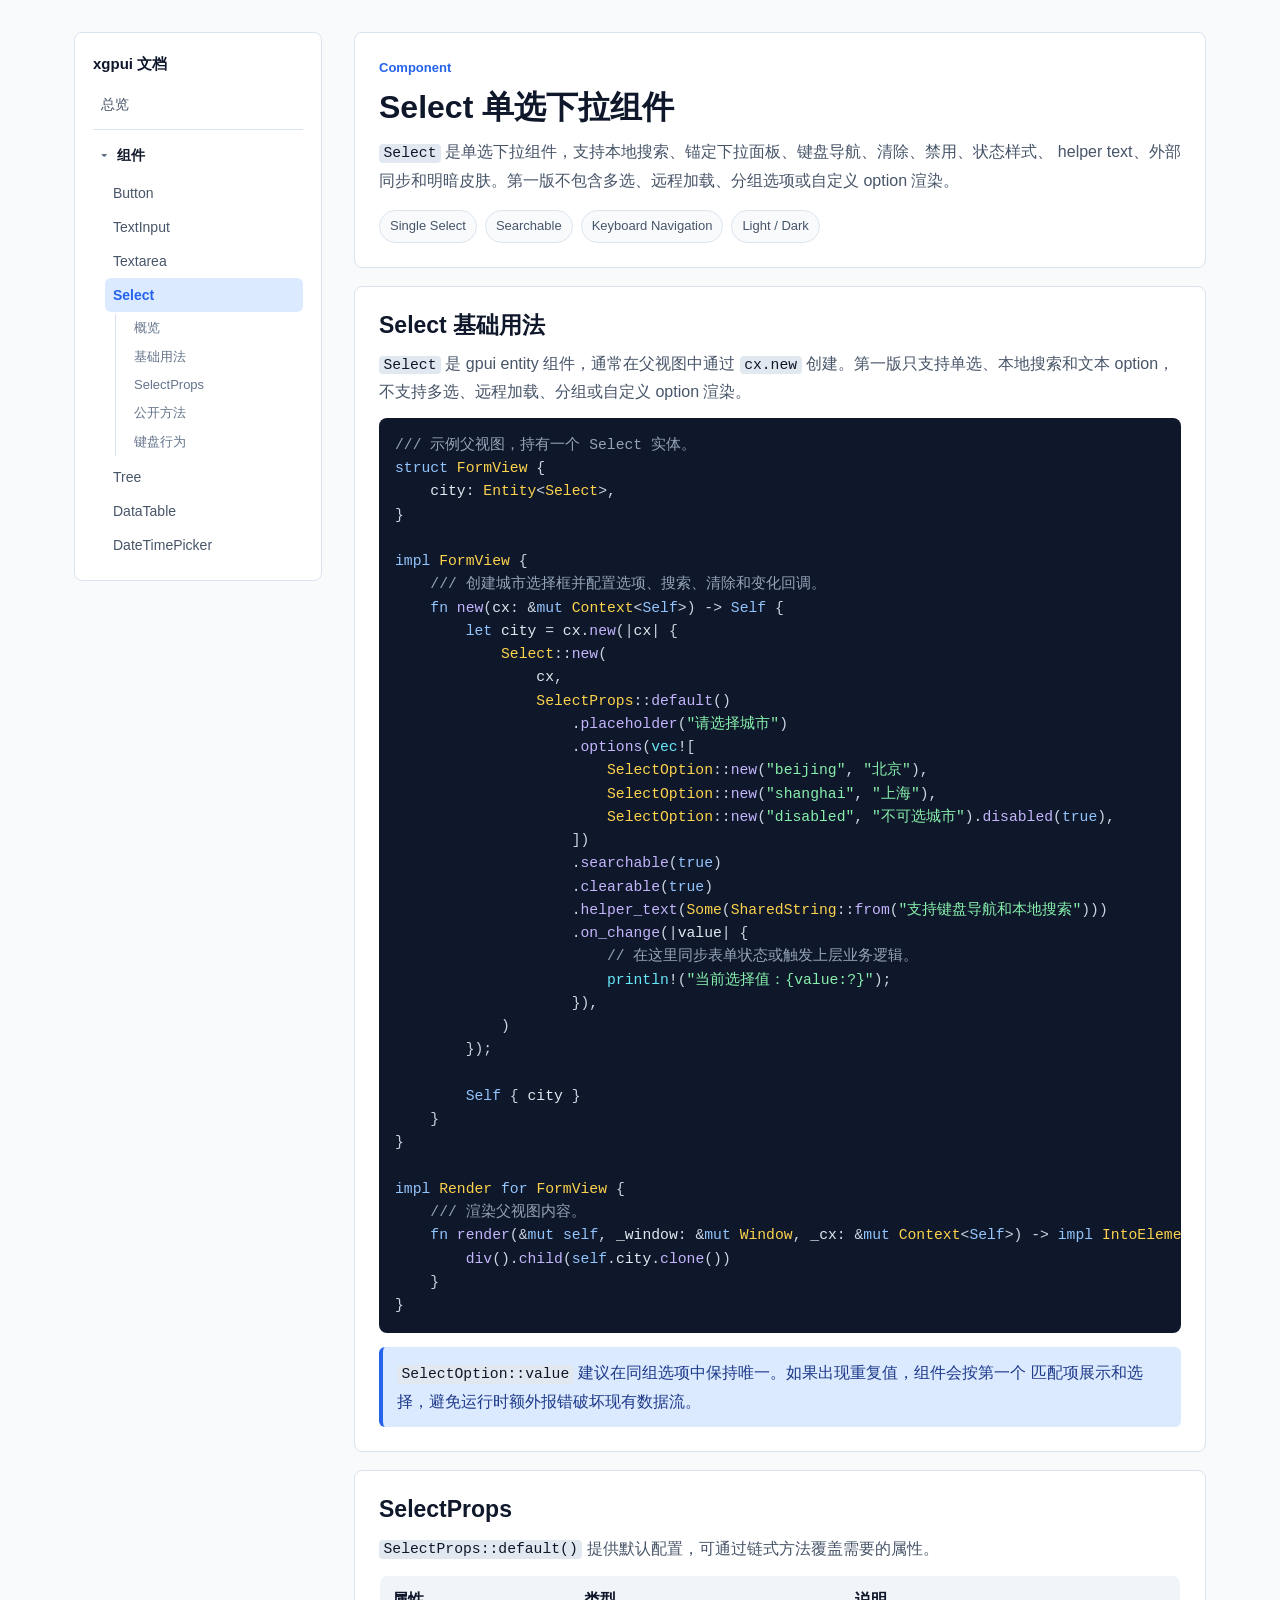
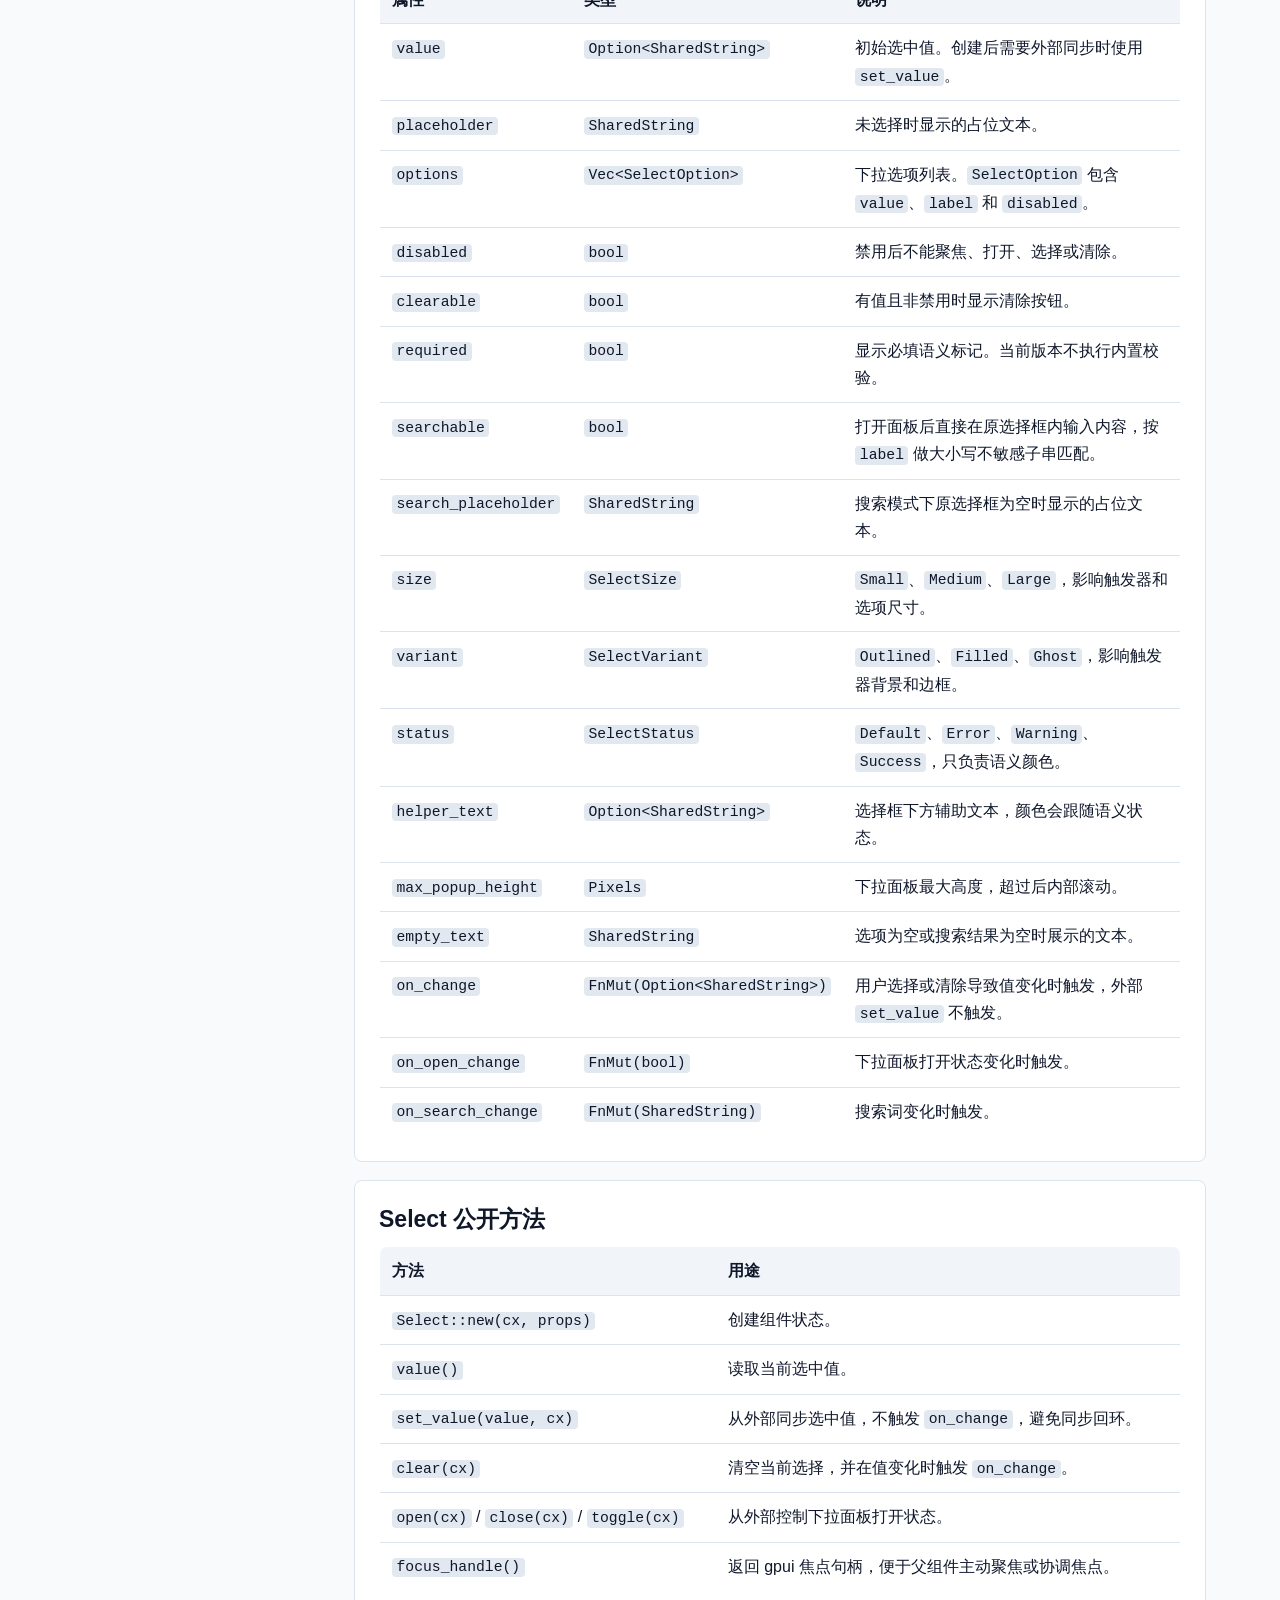
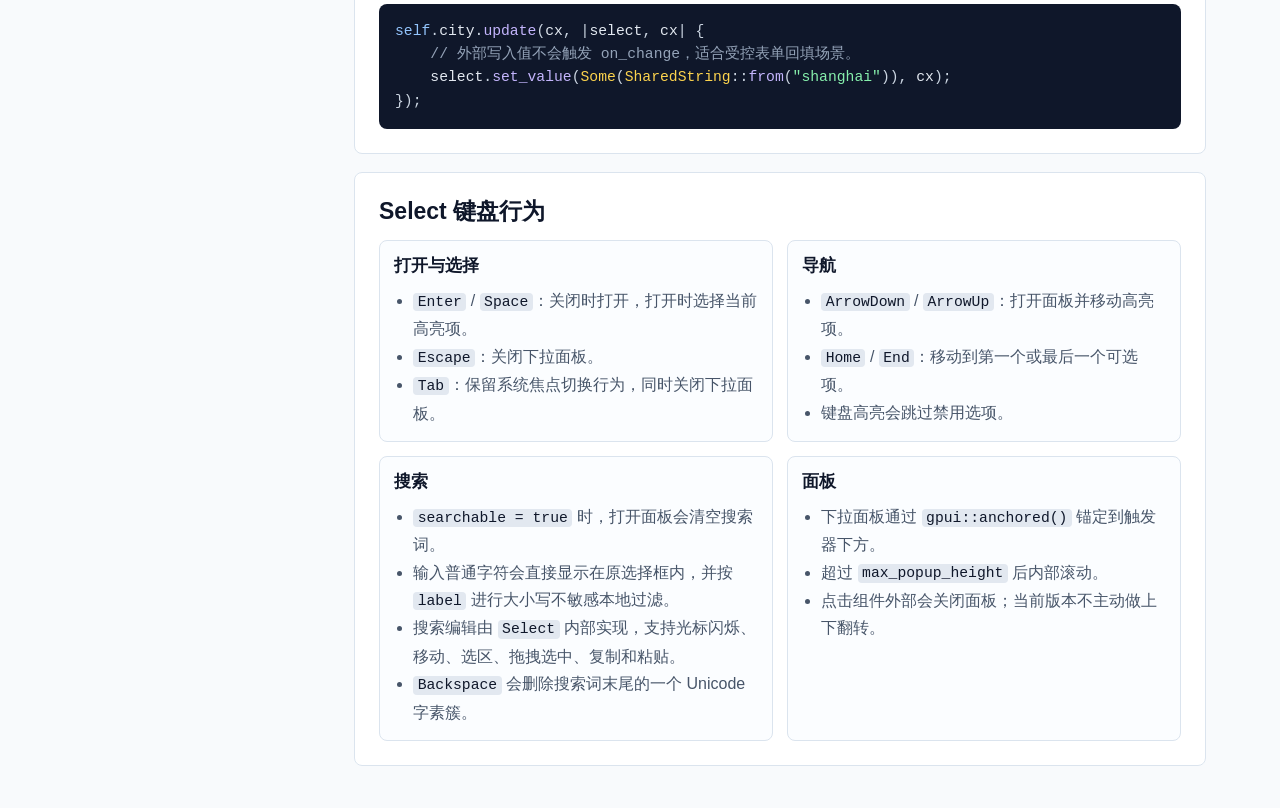
<file: docs/select.html>
<!doctype html>
<!--
  xgpui 静态使用文档。
  本文件按页面聚合当前主题所需内容，并通过 docs/styles.css 复用公共视觉样式。
  文档保持零构建步骤，便于直接在浏览器中打开和随项目一起版本化维护。
-->
<html lang="zh-CN">
  <head>
    <meta charset="utf-8" />
    <meta name="viewport" content="width=device-width, initial-scale=1" />
    <title>Select 单选下拉组件 - xgpui 使用文档</title>
    <meta name="description" content="xgpui Select 单选下拉组件用法、Props、方法和键盘行为说明。" />
    <link rel="stylesheet" href="styles.css" />
  </head>
  <body>
    <!-- 页面主体使用侧边目录和内容区两栏布局，便于快速定位组件 API。 -->
    <div class="shell">
      <nav class="sidebar" aria-label="文档目录">
        <strong>xgpui 文档</strong>
        <a href="index.html">总览</a>
        <!-- 组件菜单集中收纳组件页面和当前组件章节，形成稳定的左侧导航树。 -->
        <details class="nav-group" open>
          <summary>组件</summary>
          <div class="nav-tree">
            <a href="button.html">Button</a>
            <a href="text_input.html">TextInput</a>
            <a href="textarea.html">Textarea</a>
            <a class="active" href="select.html">Select</a>
            <div class="nav-subtree">
              <a href="#overview">概览</a>
              <a href="#select-usage">基础用法</a>
              <a href="#select-props">SelectProps</a>
              <a href="#select-methods">公开方法</a>
              <a href="#select-keyboard">键盘行为</a>
            </div>
            <a href="tree.html">Tree</a>
            <a href="data_table.html">DataTable</a>
            <a href="date_time_picker.html">DateTimePicker</a>
          </div>
        </details>
      </nav>

      <main class="content">
        <!-- Select 页面摘要说明当前组件能力和边界。 -->
        <header class="hero" id="overview">
          <p class="eyebrow">Component</p>
          <h1>Select 单选下拉组件</h1>
          <p>
            <code>Select</code> 是单选下拉组件，支持本地搜索、锚定下拉面板、键盘导航、清除、禁用、状态样式、
            helper text、外部同步和明暗皮肤。第一版不包含多选、远程加载、分组选项或自定义 option 渲染。
          </p>
          <div class="meta">
            <span class="pill">Single Select</span>
            <span class="pill">Searchable</span>
            <span class="pill">Keyboard Navigation</span>
            <span class="pill">Light / Dark</span>
          </div>
        </header>

        <!-- Select 基础示例展示单选组件的创建、选项和变化回调。 -->
        <section class="section" id="select-usage">
          <h2>Select 基础用法</h2>
          <p>
            <code>Select</code> 是 gpui entity 组件，通常在父视图中通过 <code>cx.new</code>
            创建。第一版只支持单选、本地搜索和文本 option，不支持多选、远程加载、分组或自定义
            option 渲染。
          </p>
          <div class="code-block">
            <pre><code class="language-rust">/// 示例父视图，持有一个 Select 实体。
struct FormView {
    city: Entity&lt;Select&gt;,
}

impl FormView {
    /// 创建城市选择框并配置选项、搜索、清除和变化回调。
    fn new(cx: &mut Context&lt;Self&gt;) -> Self {
        let city = cx.new(|cx| {
            Select::new(
                cx,
                SelectProps::default()
                    .placeholder("请选择城市")
                    .options(vec![
                        SelectOption::new("beijing", "北京"),
                        SelectOption::new("shanghai", "上海"),
                        SelectOption::new("disabled", "不可选城市").disabled(true),
                    ])
                    .searchable(true)
                    .clearable(true)
                    .helper_text(Some(SharedString::from("支持键盘导航和本地搜索")))
                    .on_change(|value| {
                        // 在这里同步表单状态或触发上层业务逻辑。
                        println!("当前选择值：{value:?}");
                    }),
            )
        });

        Self { city }
    }
}

impl Render for FormView {
    /// 渲染父视图内容。
    fn render(&mut self, _window: &mut Window, _cx: &mut Context&lt;Self&gt;) -> impl IntoElement {
        div().child(self.city.clone())
    }
}</code></pre>
          </div>
          <p class="note">
            <code>SelectOption::value</code> 建议在同组选项中保持唯一。如果出现重复值，组件会按第一个
            匹配项展示和选择，避免运行时额外报错破坏现有数据流。
          </p>
        </section>

        <!-- Select Props 表格逐项说明当前公开配置。 -->
        <section class="section" id="select-props">
          <h2>SelectProps</h2>
          <p>
            <code>SelectProps::default()</code> 提供默认配置，可通过链式方法覆盖需要的属性。
          </p>
          <table class="api-table">
            <thead>
              <tr>
                <th>属性</th>
                <th>类型</th>
                <th>说明</th>
              </tr>
            </thead>
            <tbody>
              <tr>
                <td><code>value</code></td>
                <td><code>Option&lt;SharedString&gt;</code></td>
                <td>初始选中值。创建后需要外部同步时使用 <code>set_value</code>。</td>
              </tr>
              <tr>
                <td><code>placeholder</code></td>
                <td><code>SharedString</code></td>
                <td>未选择时显示的占位文本。</td>
              </tr>
              <tr>
                <td><code>options</code></td>
                <td><code>Vec&lt;SelectOption&gt;</code></td>
                <td>下拉选项列表。<code>SelectOption</code> 包含 <code>value</code>、<code>label</code> 和 <code>disabled</code>。</td>
              </tr>
              <tr>
                <td><code>disabled</code></td>
                <td><code>bool</code></td>
                <td>禁用后不能聚焦、打开、选择或清除。</td>
              </tr>
              <tr>
                <td><code>clearable</code></td>
                <td><code>bool</code></td>
                <td>有值且非禁用时显示清除按钮。</td>
              </tr>
              <tr>
                <td><code>required</code></td>
                <td><code>bool</code></td>
                <td>显示必填语义标记。当前版本不执行内置校验。</td>
              </tr>
              <tr>
                <td><code>searchable</code></td>
                <td><code>bool</code></td>
                <td>打开面板后直接在原选择框内输入内容，按 <code>label</code> 做大小写不敏感子串匹配。</td>
              </tr>
              <tr>
                <td><code>search_placeholder</code></td>
                <td><code>SharedString</code></td>
                <td>搜索模式下原选择框为空时显示的占位文本。</td>
              </tr>
              <tr>
                <td><code>size</code></td>
                <td><code>SelectSize</code></td>
                <td><code>Small</code>、<code>Medium</code>、<code>Large</code>，影响触发器和选项尺寸。</td>
              </tr>
              <tr>
                <td><code>variant</code></td>
                <td><code>SelectVariant</code></td>
                <td><code>Outlined</code>、<code>Filled</code>、<code>Ghost</code>，影响触发器背景和边框。</td>
              </tr>
              <tr>
                <td><code>status</code></td>
                <td><code>SelectStatus</code></td>
                <td><code>Default</code>、<code>Error</code>、<code>Warning</code>、<code>Success</code>，只负责语义颜色。</td>
              </tr>
              <tr>
                <td><code>helper_text</code></td>
                <td><code>Option&lt;SharedString&gt;</code></td>
                <td>选择框下方辅助文本，颜色会跟随语义状态。</td>
              </tr>
              <tr>
                <td><code>max_popup_height</code></td>
                <td><code>Pixels</code></td>
                <td>下拉面板最大高度，超过后内部滚动。</td>
              </tr>
              <tr>
                <td><code>empty_text</code></td>
                <td><code>SharedString</code></td>
                <td>选项为空或搜索结果为空时展示的文本。</td>
              </tr>
              <tr>
                <td><code>on_change</code></td>
                <td><code>FnMut(Option&lt;SharedString&gt;)</code></td>
                <td>用户选择或清除导致值变化时触发，外部 <code>set_value</code> 不触发。</td>
              </tr>
              <tr>
                <td><code>on_open_change</code></td>
                <td><code>FnMut(bool)</code></td>
                <td>下拉面板打开状态变化时触发。</td>
              </tr>
              <tr>
                <td><code>on_search_change</code></td>
                <td><code>FnMut(SharedString)</code></td>
                <td>搜索词变化时触发。</td>
              </tr>
            </tbody>
          </table>
        </section>

        <!-- Select 方法章节列出 Entity 更新时可调用的公开方法。 -->
        <section class="section" id="select-methods">
          <h2>Select 公开方法</h2>
          <table class="api-table">
            <thead>
              <tr>
                <th>方法</th>
                <th>用途</th>
              </tr>
            </thead>
            <tbody>
              <tr>
                <td><code>Select::new(cx, props)</code></td>
                <td>创建组件状态。</td>
              </tr>
              <tr>
                <td><code>value()</code></td>
                <td>读取当前选中值。</td>
              </tr>
              <tr>
                <td><code>set_value(value, cx)</code></td>
                <td>从外部同步选中值，不触发 <code>on_change</code>，避免同步回环。</td>
              </tr>
              <tr>
                <td><code>clear(cx)</code></td>
                <td>清空当前选择，并在值变化时触发 <code>on_change</code>。</td>
              </tr>
              <tr>
                <td><code>open(cx)</code> / <code>close(cx)</code> / <code>toggle(cx)</code></td>
                <td>从外部控制下拉面板打开状态。</td>
              </tr>
              <tr>
                <td><code>focus_handle()</code></td>
                <td>返回 gpui 焦点句柄，便于父组件主动聚焦或协调焦点。</td>
              </tr>
            </tbody>
          </table>
          <div class="code-block">
            <pre><code class="language-rust">self.city.update(cx, |select, cx| {
    // 外部写入值不会触发 on_change，适合受控表单回填场景。
    select.set_value(Some(SharedString::from("shanghai")), cx);
});</code></pre>
          </div>
        </section>

        <!-- Select 键盘行为说明保持与默认 key binding 实现一致。 -->
        <section class="section" id="select-keyboard">
          <h2>Select 键盘行为</h2>
          <div class="two-col">
            <div class="mini-card">
              <h3>打开与选择</h3>
              <ul>
                <li><code>Enter</code> / <code>Space</code>：关闭时打开，打开时选择当前高亮项。</li>
                <li><code>Escape</code>：关闭下拉面板。</li>
                <li><code>Tab</code>：保留系统焦点切换行为，同时关闭下拉面板。</li>
              </ul>
            </div>
            <div class="mini-card">
              <h3>导航</h3>
              <ul>
                <li><code>ArrowDown</code> / <code>ArrowUp</code>：打开面板并移动高亮项。</li>
                <li><code>Home</code> / <code>End</code>：移动到第一个或最后一个可选项。</li>
                <li>键盘高亮会跳过禁用选项。</li>
              </ul>
            </div>
            <div class="mini-card">
              <h3>搜索</h3>
              <ul>
                <li><code>searchable = true</code> 时，打开面板会清空搜索词。</li>
                <li>输入普通字符会直接显示在原选择框内，并按 <code>label</code> 进行大小写不敏感本地过滤。</li>
                <li>搜索编辑由 <code>Select</code> 内部实现，支持光标闪烁、移动、选区、拖拽选中、复制和粘贴。</li>
                <li><code>Backspace</code> 会删除搜索词末尾的一个 Unicode 字素簇。</li>
              </ul>
            </div>
            <div class="mini-card">
              <h3>面板</h3>
              <ul>
                <li>下拉面板通过 <code>gpui::anchored()</code> 锚定到触发器下方。</li>
                <li>超过 <code>max_popup_height</code> 后内部滚动。</li>
                <li>点击组件外部会关闭面板；当前版本不主动做上下翻转。</li>
              </ul>
            </div>
          </div>
        </section>
      </main>
    </div>
    <script src="highlight.js"></script>
  </body>
</html>
</file>
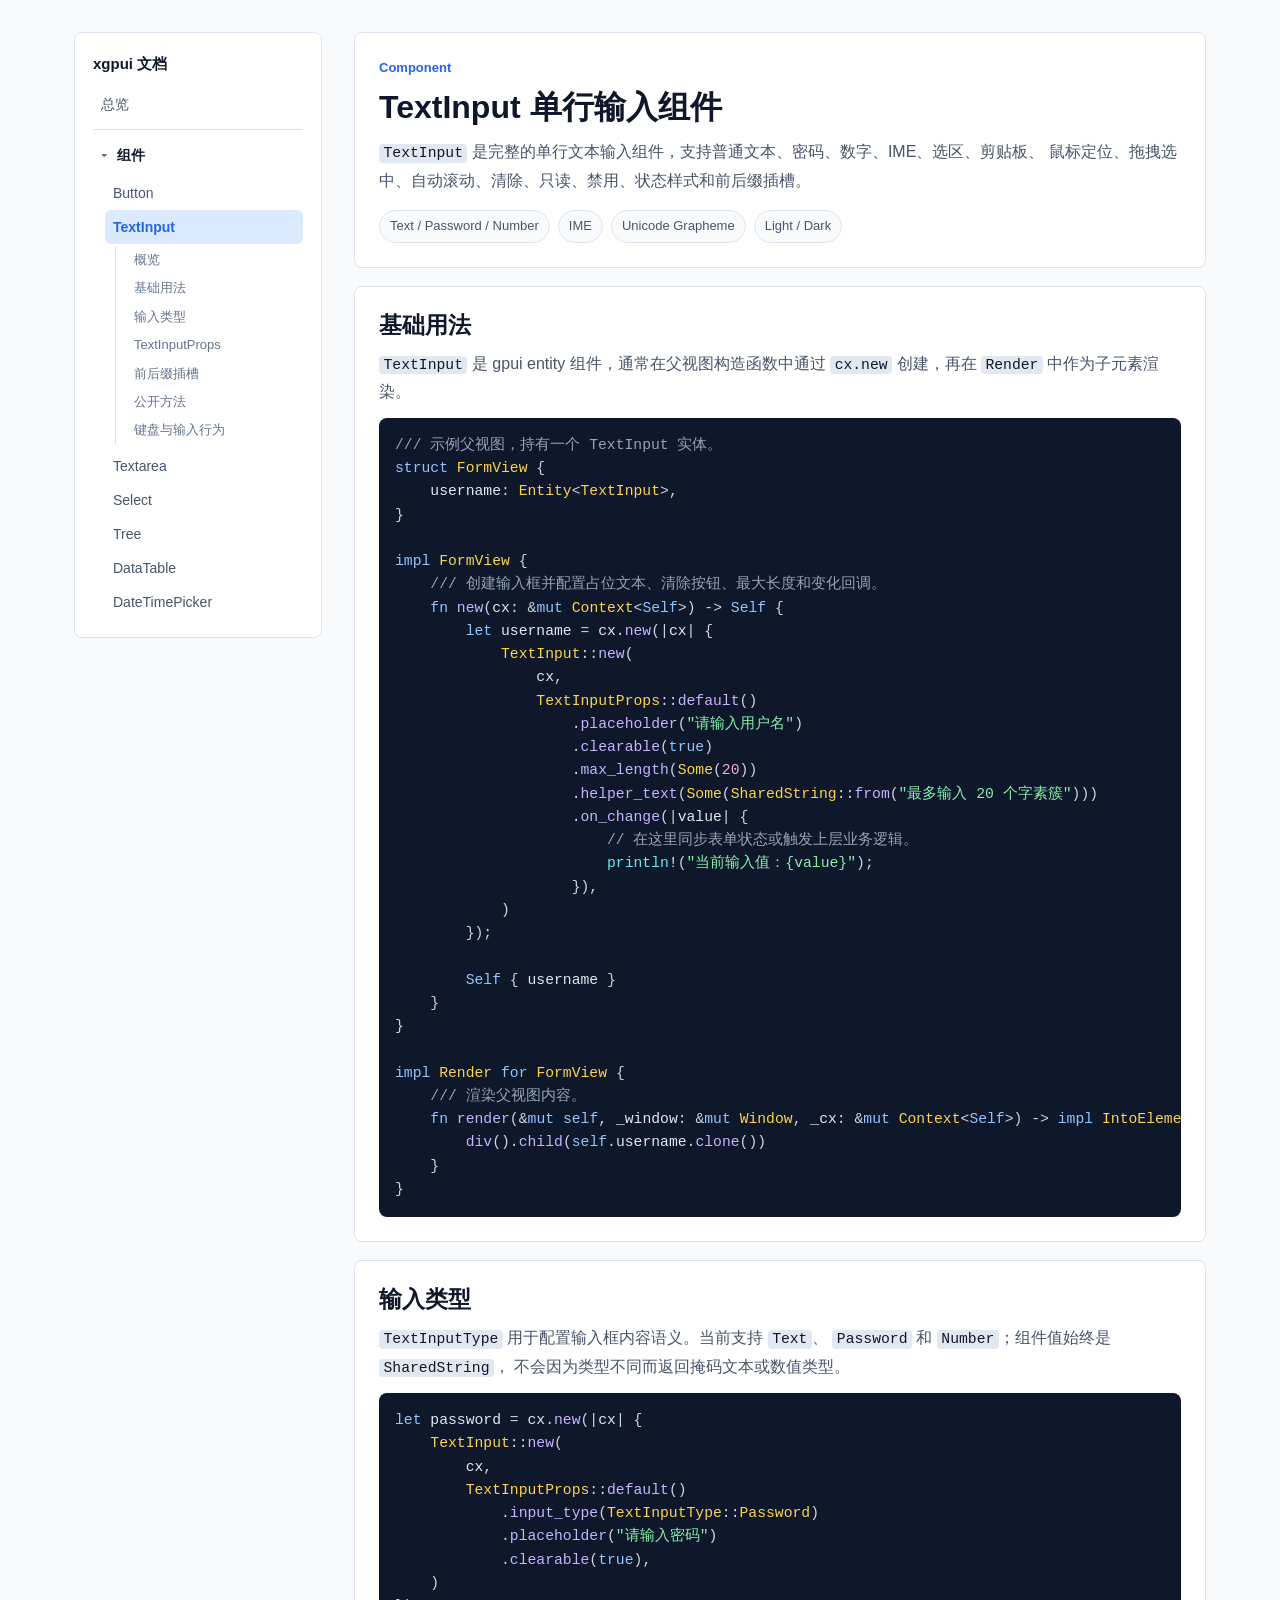
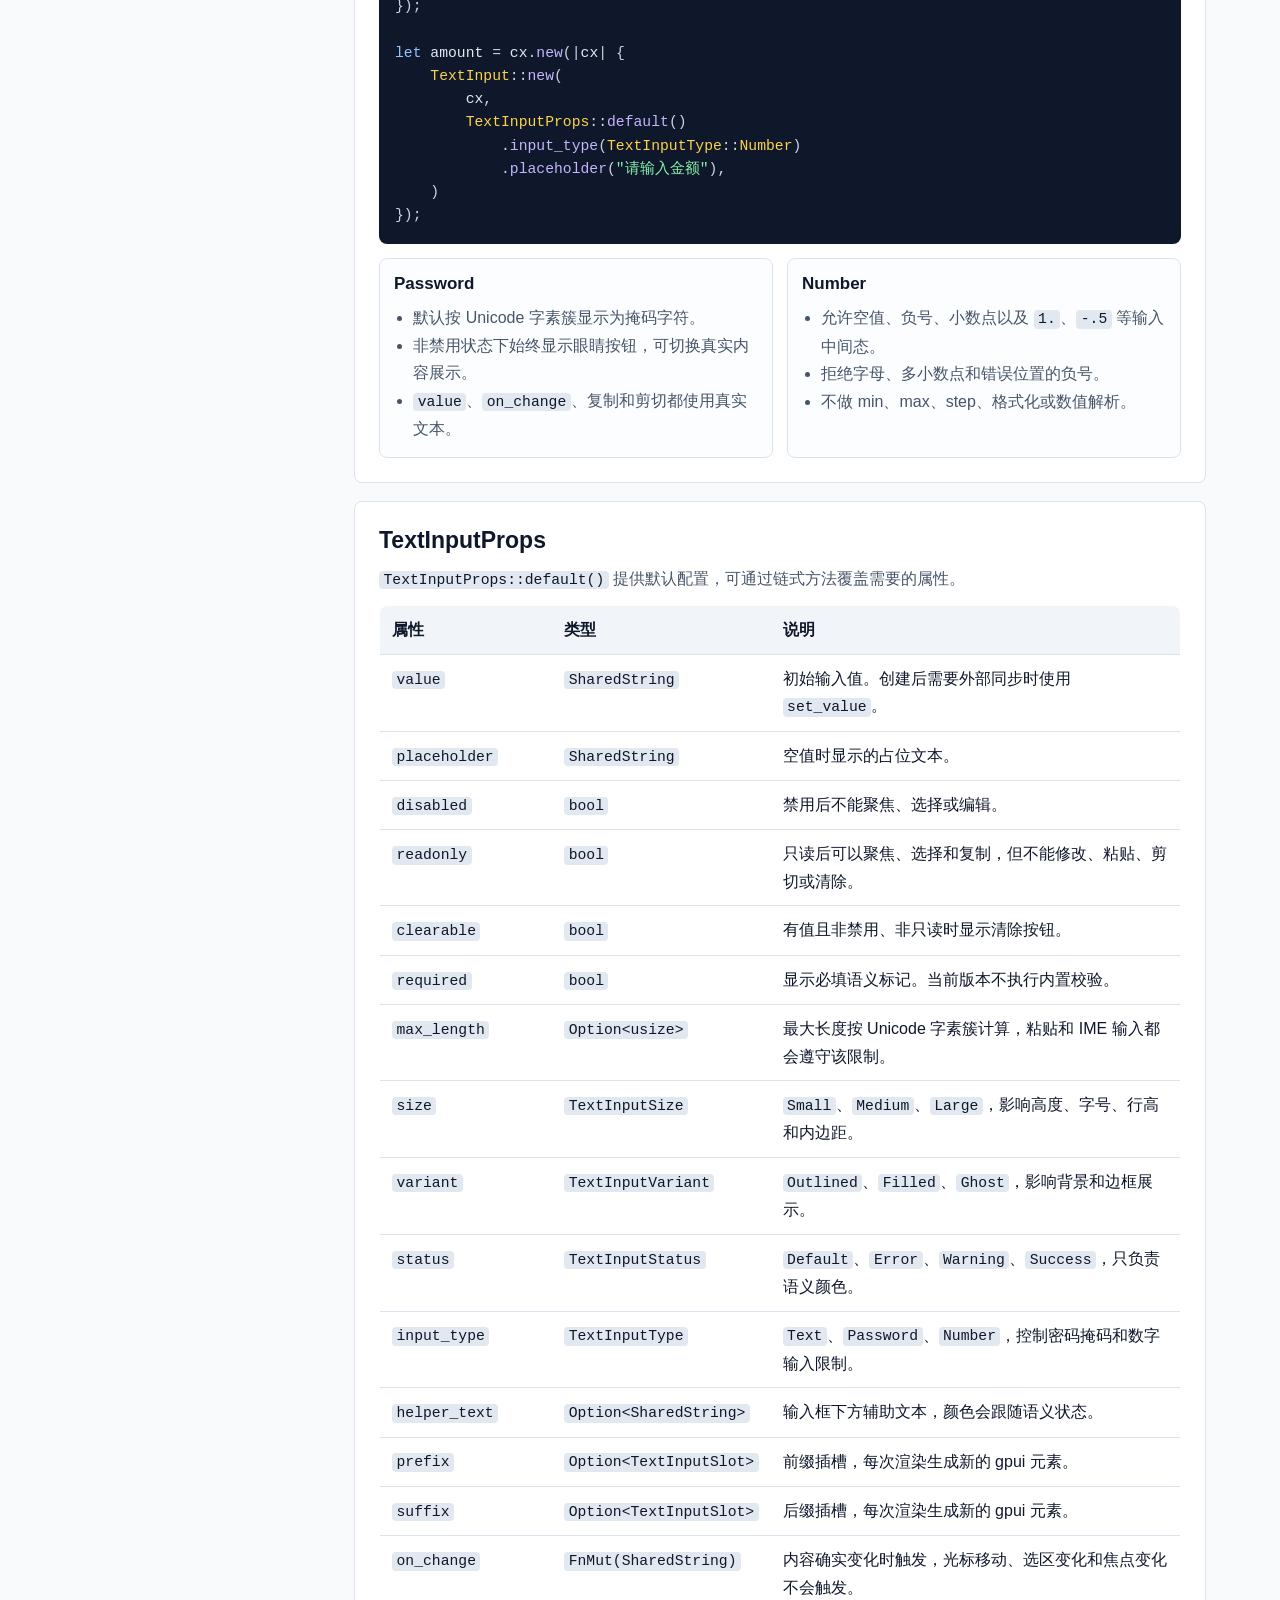
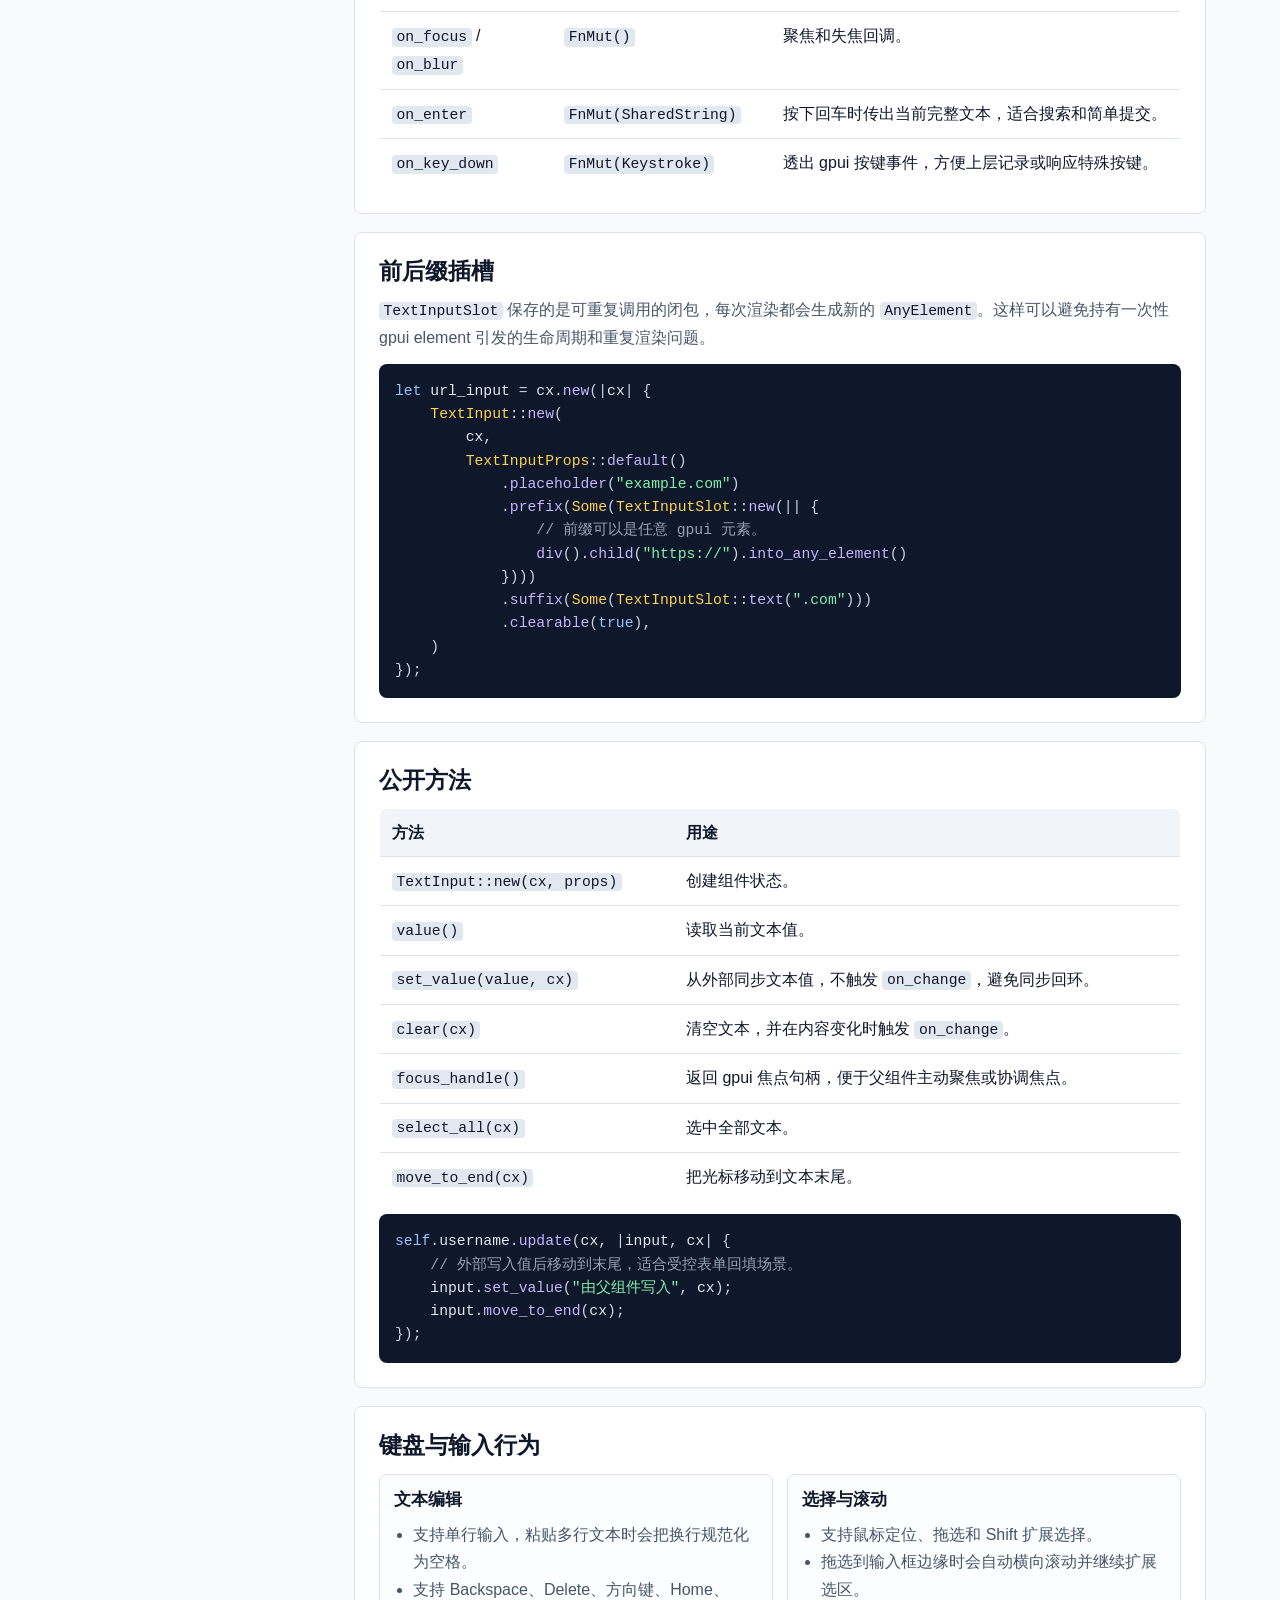
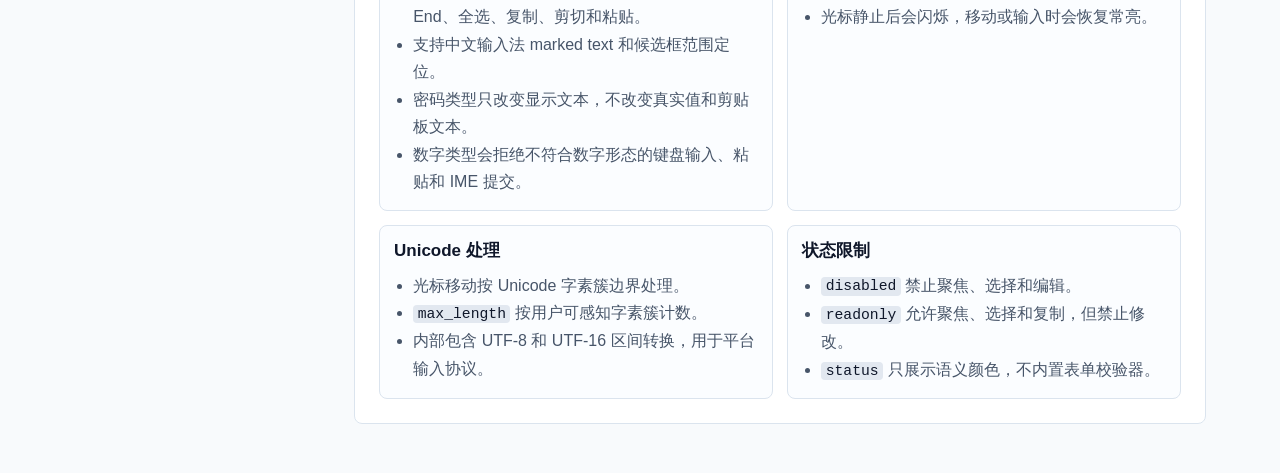
<file: docs/text_input.html>
<!doctype html>
<!--
  xgpui 静态使用文档。
  本文件按页面聚合当前主题所需内容，并通过 docs/styles.css 复用公共视觉样式。
  文档保持零构建步骤，便于直接在浏览器中打开和随项目一起版本化维护。
-->
<html lang="zh-CN">
  <head>
    <meta charset="utf-8" />
    <meta name="viewport" content="width=device-width, initial-scale=1" />
    <title>TextInput 单行输入组件 - xgpui 使用文档</title>
    <meta name="description" content="xgpui TextInput 单行输入组件用法、类型、Props、插槽、方法和键盘行为说明。" />
    <link rel="stylesheet" href="styles.css" />
  </head>
  <body>
    <!-- 页面主体使用侧边目录和内容区两栏布局，便于快速定位组件 API。 -->
    <div class="shell">
      <nav class="sidebar" aria-label="文档目录">
        <strong>xgpui 文档</strong>
        <a href="index.html">总览</a>
        <!-- 组件菜单集中收纳组件页面和当前组件章节，形成稳定的左侧导航树。 -->
        <details class="nav-group" open>
          <summary>组件</summary>
          <div class="nav-tree">
            <a href="button.html">Button</a>
            <a class="active" href="text_input.html">TextInput</a>
            <div class="nav-subtree">
              <a href="#overview">概览</a>
              <a href="#basic-usage">基础用法</a>
              <a href="#input-types">输入类型</a>
              <a href="#props">TextInputProps</a>
              <a href="#slots">前后缀插槽</a>
              <a href="#methods">公开方法</a>
              <a href="#keyboard">键盘与输入行为</a>
            </div>
            <a href="textarea.html">Textarea</a>
            <a href="select.html">Select</a>
            <a href="tree.html">Tree</a>
            <a href="data_table.html">DataTable</a>
            <a href="date_time_picker.html">DateTimePicker</a>
          </div>
        </details>
      </nav>

      <main class="content">
        <!-- TextInput 页面摘要说明当前组件能力和边界。 -->
        <header class="hero" id="overview">
          <p class="eyebrow">Component</p>
          <h1>TextInput 单行输入组件</h1>
          <p>
            <code>TextInput</code> 是完整的单行文本输入组件，支持普通文本、密码、数字、IME、选区、剪贴板、
            鼠标定位、拖拽选中、自动滚动、清除、只读、禁用、状态样式和前后缀插槽。
          </p>
          <div class="meta">
            <span class="pill">Text / Password / Number</span>
            <span class="pill">IME</span>
            <span class="pill">Unicode Grapheme</span>
            <span class="pill">Light / Dark</span>
          </div>
        </header>

        <!-- 基础示例展示最小可用的 TextInput 创建方式。 -->
        <section class="section" id="basic-usage">
          <h2>基础用法</h2>
          <p>
            <code>TextInput</code> 是 gpui entity 组件，通常在父视图构造函数中通过
            <code>cx.new</code> 创建，再在 <code>Render</code> 中作为子元素渲染。
          </p>
          <div class="code-block">
            <pre><code class="language-rust">/// 示例父视图，持有一个 TextInput 实体。
struct FormView {
    username: Entity&lt;TextInput&gt;,
}

impl FormView {
    /// 创建输入框并配置占位文本、清除按钮、最大长度和变化回调。
    fn new(cx: &mut Context&lt;Self&gt;) -> Self {
        let username = cx.new(|cx| {
            TextInput::new(
                cx,
                TextInputProps::default()
                    .placeholder("请输入用户名")
                    .clearable(true)
                    .max_length(Some(20))
                    .helper_text(Some(SharedString::from("最多输入 20 个字素簇")))
                    .on_change(|value| {
                        // 在这里同步表单状态或触发上层业务逻辑。
                        println!("当前输入值：{value}");
                    }),
            )
        });

        Self { username }
    }
}

impl Render for FormView {
    /// 渲染父视图内容。
    fn render(&mut self, _window: &mut Window, _cx: &mut Context&lt;Self&gt;) -> impl IntoElement {
        div().child(self.username.clone())
    }
}</code></pre>
          </div>
        </section>

        <!-- 输入类型章节说明 TextInputType 的行为边界，避免使用者误以为 Number 会解析为数值。 -->
        <section class="section" id="input-types">
          <h2>输入类型</h2>
          <p>
            <code>TextInputType</code> 用于配置输入框内容语义。当前支持 <code>Text</code>、
            <code>Password</code> 和 <code>Number</code>；组件值始终是 <code>SharedString</code>，
            不会因为类型不同而返回掩码文本或数值类型。
          </p>
          <div class="code-block">
            <pre><code class="language-rust">let password = cx.new(|cx| {
    TextInput::new(
        cx,
        TextInputProps::default()
            .input_type(TextInputType::Password)
            .placeholder("请输入密码")
            .clearable(true),
    )
});

let amount = cx.new(|cx| {
    TextInput::new(
        cx,
        TextInputProps::default()
            .input_type(TextInputType::Number)
            .placeholder("请输入金额"),
    )
});</code></pre>
          </div>
          <div class="two-col">
            <div class="mini-card">
              <h3>Password</h3>
              <ul>
                <li>默认按 Unicode 字素簇显示为掩码字符。</li>
                <li>非禁用状态下始终显示眼睛按钮，可切换真实内容展示。</li>
                <li><code>value</code>、<code>on_change</code>、复制和剪切都使用真实文本。</li>
              </ul>
            </div>
            <div class="mini-card">
              <h3>Number</h3>
              <ul>
                <li>允许空值、负号、小数点以及 <code>1.</code>、<code>-.5</code> 等输入中间态。</li>
                <li>拒绝字母、多小数点和错误位置的负号。</li>
                <li>不做 min、max、step、格式化或数值解析。</li>
              </ul>
            </div>
          </div>
        </section>

        <!-- Props 表格逐项说明当前公开配置，不描述未实现能力。 -->
        <section class="section" id="props">
          <h2>TextInputProps</h2>
          <p>
            <code>TextInputProps::default()</code> 提供默认配置，可通过链式方法覆盖需要的属性。
          </p>
          <table class="api-table">
            <thead>
              <tr>
                <th>属性</th>
                <th>类型</th>
                <th>说明</th>
              </tr>
            </thead>
            <tbody>
              <tr>
                <td><code>value</code></td>
                <td><code>SharedString</code></td>
                <td>初始输入值。创建后需要外部同步时使用 <code>set_value</code>。</td>
              </tr>
              <tr>
                <td><code>placeholder</code></td>
                <td><code>SharedString</code></td>
                <td>空值时显示的占位文本。</td>
              </tr>
              <tr>
                <td><code>disabled</code></td>
                <td><code>bool</code></td>
                <td>禁用后不能聚焦、选择或编辑。</td>
              </tr>
              <tr>
                <td><code>readonly</code></td>
                <td><code>bool</code></td>
                <td>只读后可以聚焦、选择和复制，但不能修改、粘贴、剪切或清除。</td>
              </tr>
              <tr>
                <td><code>clearable</code></td>
                <td><code>bool</code></td>
                <td>有值且非禁用、非只读时显示清除按钮。</td>
              </tr>
              <tr>
                <td><code>required</code></td>
                <td><code>bool</code></td>
                <td>显示必填语义标记。当前版本不执行内置校验。</td>
              </tr>
              <tr>
                <td><code>max_length</code></td>
                <td><code>Option&lt;usize&gt;</code></td>
                <td>最大长度按 Unicode 字素簇计算，粘贴和 IME 输入都会遵守该限制。</td>
              </tr>
              <tr>
                <td><code>size</code></td>
                <td><code>TextInputSize</code></td>
                <td><code>Small</code>、<code>Medium</code>、<code>Large</code>，影响高度、字号、行高和内边距。</td>
              </tr>
              <tr>
                <td><code>variant</code></td>
                <td><code>TextInputVariant</code></td>
                <td><code>Outlined</code>、<code>Filled</code>、<code>Ghost</code>，影响背景和边框展示。</td>
              </tr>
              <tr>
                <td><code>status</code></td>
                <td><code>TextInputStatus</code></td>
                <td><code>Default</code>、<code>Error</code>、<code>Warning</code>、<code>Success</code>，只负责语义颜色。</td>
              </tr>
              <tr>
                <td><code>input_type</code></td>
                <td><code>TextInputType</code></td>
                <td><code>Text</code>、<code>Password</code>、<code>Number</code>，控制密码掩码和数字输入限制。</td>
              </tr>
              <tr>
                <td><code>helper_text</code></td>
                <td><code>Option&lt;SharedString&gt;</code></td>
                <td>输入框下方辅助文本，颜色会跟随语义状态。</td>
              </tr>
              <tr>
                <td><code>prefix</code></td>
                <td><code>Option&lt;TextInputSlot&gt;</code></td>
                <td>前缀插槽，每次渲染生成新的 gpui 元素。</td>
              </tr>
              <tr>
                <td><code>suffix</code></td>
                <td><code>Option&lt;TextInputSlot&gt;</code></td>
                <td>后缀插槽，每次渲染生成新的 gpui 元素。</td>
              </tr>
              <tr>
                <td><code>on_change</code></td>
                <td><code>FnMut(SharedString)</code></td>
                <td>内容确实变化时触发，光标移动、选区变化和焦点变化不会触发。</td>
              </tr>
              <tr>
                <td><code>on_focus</code> / <code>on_blur</code></td>
                <td><code>FnMut()</code></td>
                <td>聚焦和失焦回调。</td>
              </tr>
              <tr>
                <td><code>on_enter</code></td>
                <td><code>FnMut(SharedString)</code></td>
                <td>按下回车时传出当前完整文本，适合搜索和简单提交。</td>
              </tr>
              <tr>
                <td><code>on_key_down</code></td>
                <td><code>FnMut(Keystroke)</code></td>
                <td>透出 gpui 按键事件，方便上层记录或响应特殊按键。</td>
              </tr>
            </tbody>
          </table>
        </section>

        <!-- 插槽章节说明为什么使用可重复闭包，以及如何构造任意元素。 -->
        <section class="section" id="slots">
          <h2>前后缀插槽</h2>
          <p>
            <code>TextInputSlot</code> 保存的是可重复调用的闭包，每次渲染都会生成新的
            <code>AnyElement</code>。这样可以避免持有一次性 gpui element 引发的生命周期和重复渲染问题。
          </p>
          <div class="code-block">
            <pre><code class="language-rust">let url_input = cx.new(|cx| {
    TextInput::new(
        cx,
        TextInputProps::default()
            .placeholder("example.com")
            .prefix(Some(TextInputSlot::new(|| {
                // 前缀可以是任意 gpui 元素。
                div().child("https://").into_any_element()
            })))
            .suffix(Some(TextInputSlot::text(".com")))
            .clearable(true),
    )
});</code></pre>
          </div>
        </section>

        <!-- 方法章节列出 Entity 更新时可调用的公开方法。 -->
        <section class="section" id="methods">
          <h2>公开方法</h2>
          <table class="api-table">
            <thead>
              <tr>
                <th>方法</th>
                <th>用途</th>
              </tr>
            </thead>
            <tbody>
              <tr>
                <td><code>TextInput::new(cx, props)</code></td>
                <td>创建组件状态。</td>
              </tr>
              <tr>
                <td><code>value()</code></td>
                <td>读取当前文本值。</td>
              </tr>
              <tr>
                <td><code>set_value(value, cx)</code></td>
                <td>从外部同步文本值，不触发 <code>on_change</code>，避免同步回环。</td>
              </tr>
              <tr>
                <td><code>clear(cx)</code></td>
                <td>清空文本，并在内容变化时触发 <code>on_change</code>。</td>
              </tr>
              <tr>
                <td><code>focus_handle()</code></td>
                <td>返回 gpui 焦点句柄，便于父组件主动聚焦或协调焦点。</td>
              </tr>
              <tr>
                <td><code>select_all(cx)</code></td>
                <td>选中全部文本。</td>
              </tr>
              <tr>
                <td><code>move_to_end(cx)</code></td>
                <td>把光标移动到文本末尾。</td>
              </tr>
            </tbody>
          </table>
          <div class="code-block">
            <pre><code class="language-rust">self.username.update(cx, |input, cx| {
    // 外部写入值后移动到末尾，适合受控表单回填场景。
    input.set_value("由父组件写入", cx);
    input.move_to_end(cx);
});</code></pre>
          </div>
        </section>

        <!-- 行为说明便于使用者理解 TextInput 与浏览器 input 的差异和边界。 -->
        <section class="section" id="keyboard">
          <h2>键盘与输入行为</h2>
          <div class="two-col">
            <div class="mini-card">
              <h3>文本编辑</h3>
              <ul>
                <li>支持单行输入，粘贴多行文本时会把换行规范化为空格。</li>
                <li>支持 Backspace、Delete、方向键、Home、End、全选、复制、剪切和粘贴。</li>
                <li>支持中文输入法 marked text 和候选框范围定位。</li>
                <li>密码类型只改变显示文本，不改变真实值和剪贴板文本。</li>
                <li>数字类型会拒绝不符合数字形态的键盘输入、粘贴和 IME 提交。</li>
              </ul>
            </div>
            <div class="mini-card">
              <h3>选择与滚动</h3>
              <ul>
                <li>支持鼠标定位、拖选和 Shift 扩展选择。</li>
                <li>拖选到输入框边缘时会自动横向滚动并继续扩展选区。</li>
                <li>光标静止后会闪烁，移动或输入时会恢复常亮。</li>
              </ul>
            </div>
            <div class="mini-card">
              <h3>Unicode 处理</h3>
              <ul>
                <li>光标移动按 Unicode 字素簇边界处理。</li>
                <li><code>max_length</code> 按用户可感知字素簇计数。</li>
                <li>内部包含 UTF-8 和 UTF-16 区间转换，用于平台输入协议。</li>
              </ul>
            </div>
            <div class="mini-card">
              <h3>状态限制</h3>
              <ul>
                <li><code>disabled</code> 禁止聚焦、选择和编辑。</li>
                <li><code>readonly</code> 允许聚焦、选择和复制，但禁止修改。</li>
                <li><code>status</code> 只展示语义颜色，不内置表单校验器。</li>
              </ul>
            </div>
          </div>
        </section>
      </main>
    </div>
    <script src="highlight.js"></script>
  </body>
</html>
</file>
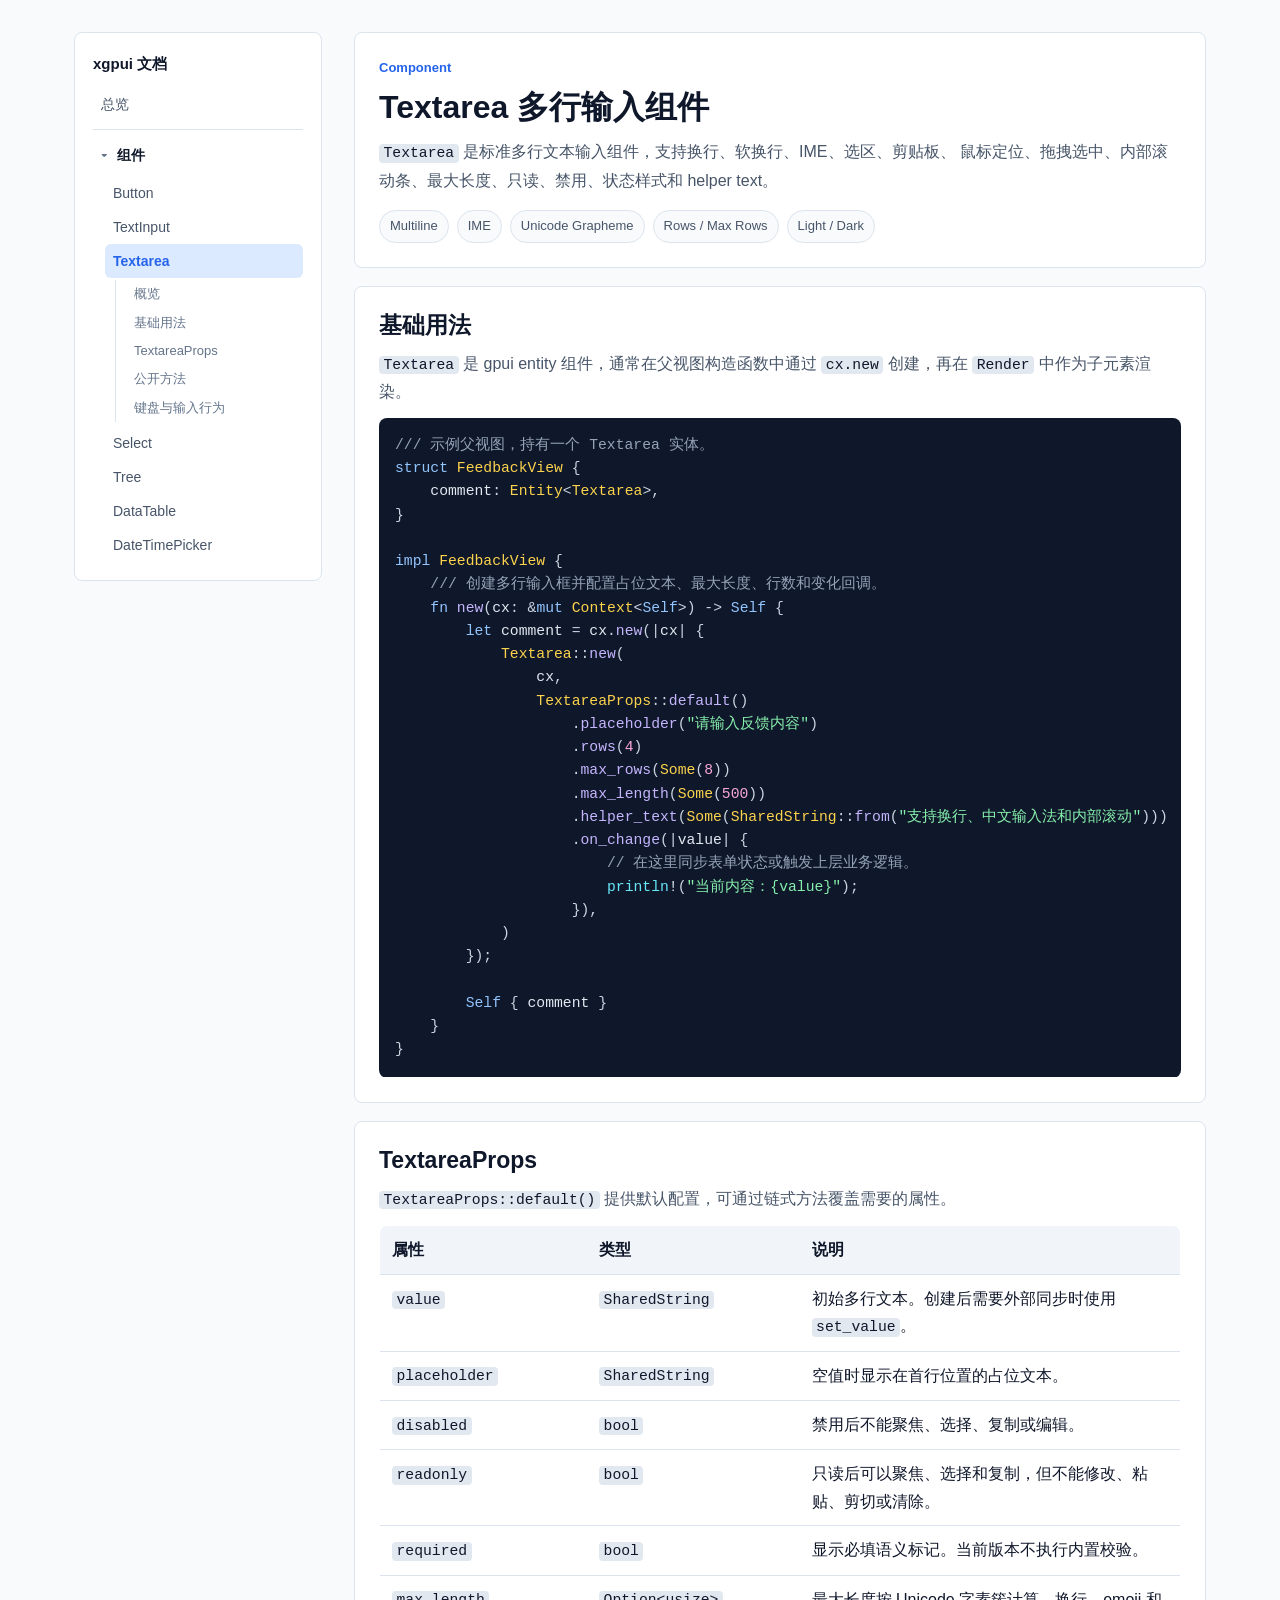
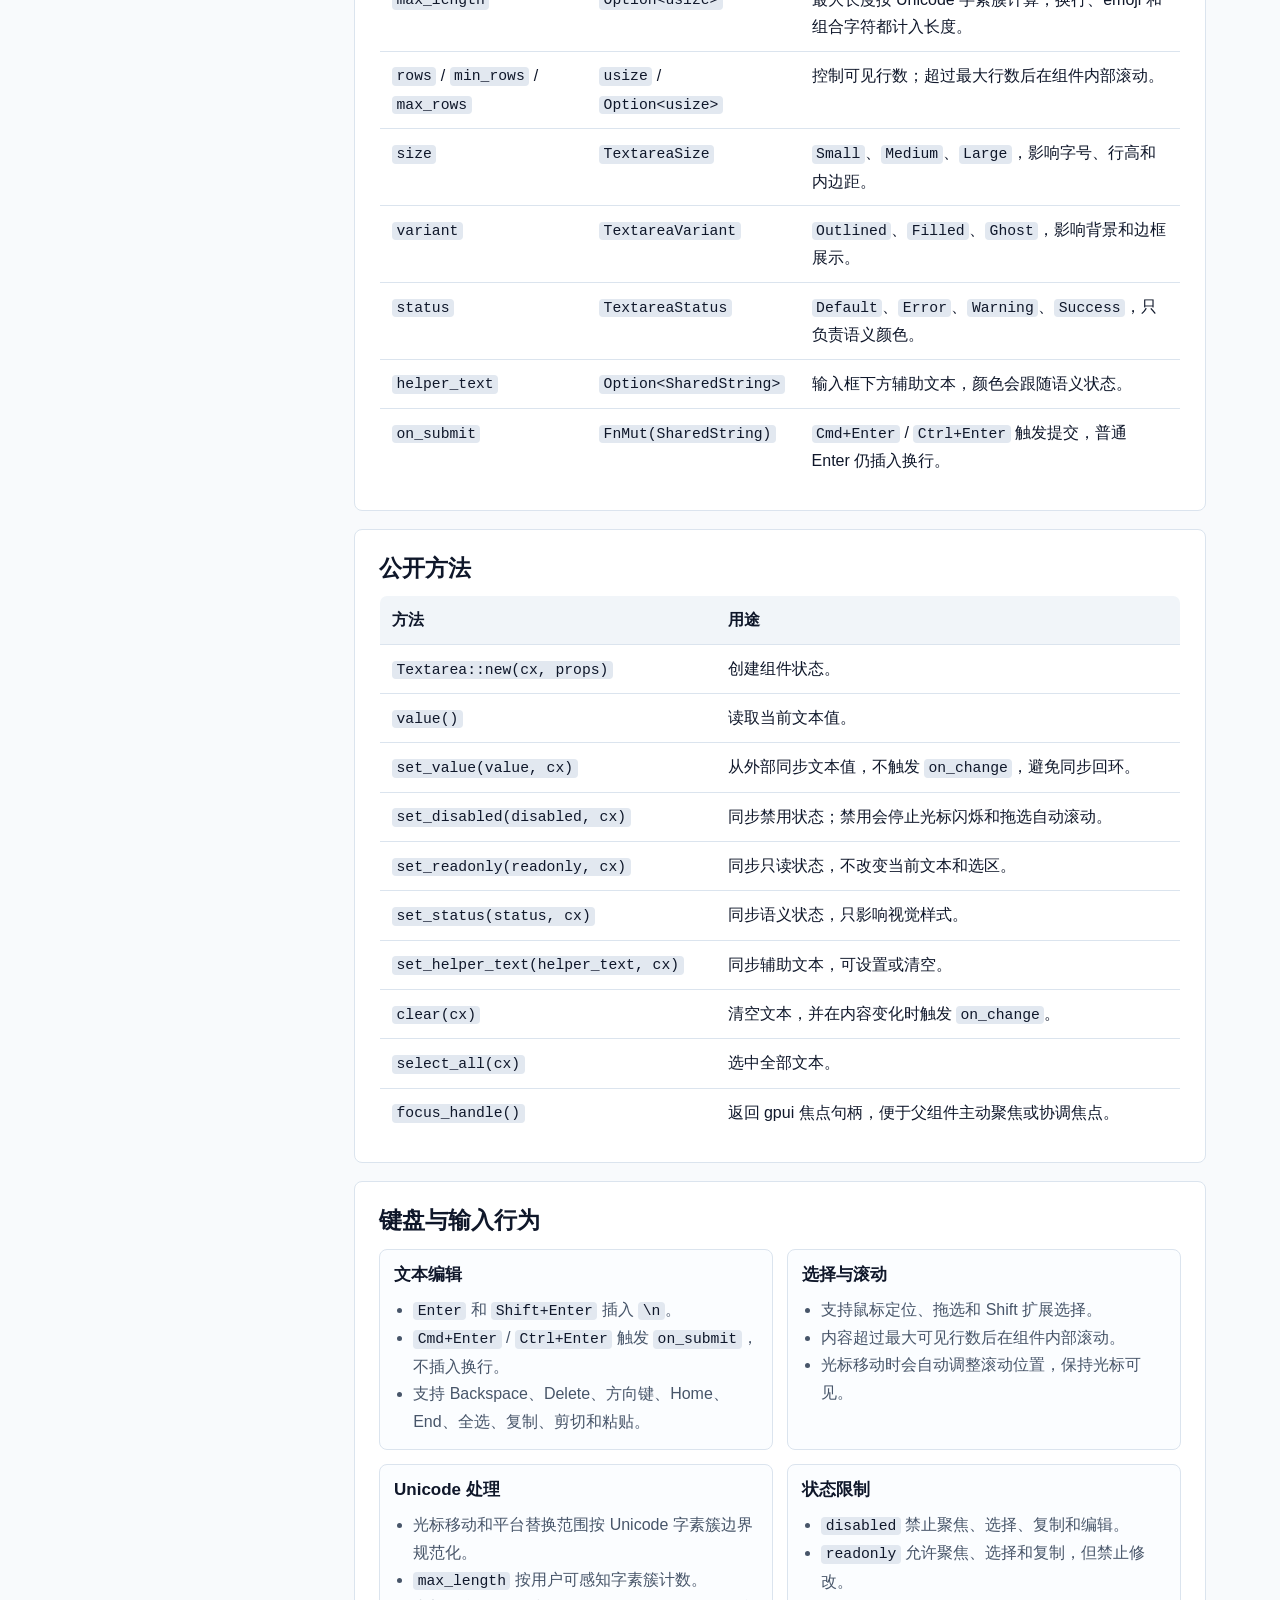
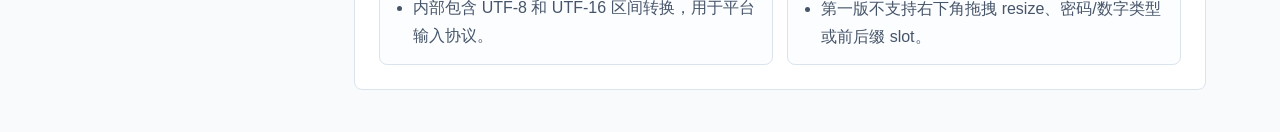
<file: docs/textarea.html>
<!doctype html>
<!--
  Textarea 组件静态文档。
  本页面只维护多行输入的公开 API、行为边界和示例，不参与 Rust crate 运行时代码。
-->
<html lang="zh-CN">
  <head>
    <meta charset="utf-8" />
    <meta name="viewport" content="width=device-width, initial-scale=1" />
    <title>Textarea 多行输入组件 - xgpui 使用文档</title>
    <meta name="description" content="xgpui Textarea 多行输入组件用法、Props、方法和键盘行为说明。" />
    <link rel="stylesheet" href="styles.css" />
  </head>
  <body>
    <!-- 页面主体使用侧边目录和内容区两栏布局，便于快速定位组件 API。 -->
    <div class="shell">
      <nav class="sidebar" aria-label="文档目录">
        <strong>xgpui 文档</strong>
        <a href="index.html">总览</a>
        <!-- 组件菜单集中收纳组件页面和当前组件章节，形成稳定的左侧导航树。 -->
        <details class="nav-group" open>
          <summary>组件</summary>
          <div class="nav-tree">
            <a href="button.html">Button</a>
            <a href="text_input.html">TextInput</a>
            <a class="active" href="textarea.html">Textarea</a>
            <div class="nav-subtree">
              <a href="#overview">概览</a>
              <a href="#basic-usage">基础用法</a>
              <a href="#props">TextareaProps</a>
              <a href="#methods">公开方法</a>
              <a href="#keyboard">键盘与输入行为</a>
            </div>
            <a href="select.html">Select</a>
            <a href="tree.html">Tree</a>
            <a href="data_table.html">DataTable</a>
            <a href="date_time_picker.html">DateTimePicker</a>
          </div>
        </details>
      </nav>

      <main class="content">
        <!-- Textarea 页面摘要说明当前组件能力和边界。 -->
        <header class="hero" id="overview">
          <p class="eyebrow">Component</p>
          <h1>Textarea 多行输入组件</h1>
          <p>
            <code>Textarea</code> 是标准多行文本输入组件，支持换行、软换行、IME、选区、剪贴板、
            鼠标定位、拖拽选中、内部滚动条、最大长度、只读、禁用、状态样式和 helper text。
          </p>
          <div class="meta">
            <span class="pill">Multiline</span>
            <span class="pill">IME</span>
            <span class="pill">Unicode Grapheme</span>
            <span class="pill">Rows / Max Rows</span>
            <span class="pill">Light / Dark</span>
          </div>
        </header>

        <!-- 基础示例展示最小可用的 Textarea 创建方式。 -->
        <section class="section" id="basic-usage">
          <h2>基础用法</h2>
          <p>
            <code>Textarea</code> 是 gpui entity 组件，通常在父视图构造函数中通过
            <code>cx.new</code> 创建，再在 <code>Render</code> 中作为子元素渲染。
          </p>
          <div class="code-block">
            <pre><code class="language-rust">/// 示例父视图，持有一个 Textarea 实体。
struct FeedbackView {
    comment: Entity&lt;Textarea&gt;,
}

impl FeedbackView {
    /// 创建多行输入框并配置占位文本、最大长度、行数和变化回调。
    fn new(cx: &mut Context&lt;Self&gt;) -> Self {
        let comment = cx.new(|cx| {
            Textarea::new(
                cx,
                TextareaProps::default()
                    .placeholder("请输入反馈内容")
                    .rows(4)
                    .max_rows(Some(8))
                    .max_length(Some(500))
                    .helper_text(Some(SharedString::from("支持换行、中文输入法和内部滚动")))
                    .on_change(|value| {
                        // 在这里同步表单状态或触发上层业务逻辑。
                        println!("当前内容：{value}");
                    }),
            )
        });

        Self { comment }
    }
}</code></pre>
          </div>
        </section>

        <!-- Props 表格逐项说明当前公开配置，不描述未实现能力。 -->
        <section class="section" id="props">
          <h2>TextareaProps</h2>
          <p>
            <code>TextareaProps::default()</code> 提供默认配置，可通过链式方法覆盖需要的属性。
          </p>
          <table class="api-table">
            <thead>
              <tr>
                <th>属性</th>
                <th>类型</th>
                <th>说明</th>
              </tr>
            </thead>
            <tbody>
              <tr>
                <td><code>value</code></td>
                <td><code>SharedString</code></td>
                <td>初始多行文本。创建后需要外部同步时使用 <code>set_value</code>。</td>
              </tr>
              <tr>
                <td><code>placeholder</code></td>
                <td><code>SharedString</code></td>
                <td>空值时显示在首行位置的占位文本。</td>
              </tr>
              <tr>
                <td><code>disabled</code></td>
                <td><code>bool</code></td>
                <td>禁用后不能聚焦、选择、复制或编辑。</td>
              </tr>
              <tr>
                <td><code>readonly</code></td>
                <td><code>bool</code></td>
                <td>只读后可以聚焦、选择和复制，但不能修改、粘贴、剪切或清除。</td>
              </tr>
              <tr>
                <td><code>required</code></td>
                <td><code>bool</code></td>
                <td>显示必填语义标记。当前版本不执行内置校验。</td>
              </tr>
              <tr>
                <td><code>max_length</code></td>
                <td><code>Option&lt;usize&gt;</code></td>
                <td>最大长度按 Unicode 字素簇计算，换行、emoji 和组合字符都计入长度。</td>
              </tr>
              <tr>
                <td><code>rows</code> / <code>min_rows</code> / <code>max_rows</code></td>
                <td><code>usize</code> / <code>Option&lt;usize&gt;</code></td>
                <td>控制可见行数；超过最大行数后在组件内部滚动。</td>
              </tr>
              <tr>
                <td><code>size</code></td>
                <td><code>TextareaSize</code></td>
                <td><code>Small</code>、<code>Medium</code>、<code>Large</code>，影响字号、行高和内边距。</td>
              </tr>
              <tr>
                <td><code>variant</code></td>
                <td><code>TextareaVariant</code></td>
                <td><code>Outlined</code>、<code>Filled</code>、<code>Ghost</code>，影响背景和边框展示。</td>
              </tr>
              <tr>
                <td><code>status</code></td>
                <td><code>TextareaStatus</code></td>
                <td><code>Default</code>、<code>Error</code>、<code>Warning</code>、<code>Success</code>，只负责语义颜色。</td>
              </tr>
              <tr>
                <td><code>helper_text</code></td>
                <td><code>Option&lt;SharedString&gt;</code></td>
                <td>输入框下方辅助文本，颜色会跟随语义状态。</td>
              </tr>
              <tr>
                <td><code>on_submit</code></td>
                <td><code>FnMut(SharedString)</code></td>
                <td><code>Cmd+Enter</code> / <code>Ctrl+Enter</code> 触发提交，普通 Enter 仍插入换行。</td>
              </tr>
            </tbody>
          </table>
        </section>

        <!-- 方法章节列出 Entity 更新时可调用的公开方法。 -->
        <section class="section" id="methods">
          <h2>公开方法</h2>
          <table class="api-table">
            <thead>
              <tr>
                <th>方法</th>
                <th>用途</th>
              </tr>
            </thead>
            <tbody>
              <tr>
                <td><code>Textarea::new(cx, props)</code></td>
                <td>创建组件状态。</td>
              </tr>
              <tr>
                <td><code>value()</code></td>
                <td>读取当前文本值。</td>
              </tr>
              <tr>
                <td><code>set_value(value, cx)</code></td>
                <td>从外部同步文本值，不触发 <code>on_change</code>，避免同步回环。</td>
              </tr>
              <tr>
                <td><code>set_disabled(disabled, cx)</code></td>
                <td>同步禁用状态；禁用会停止光标闪烁和拖选自动滚动。</td>
              </tr>
              <tr>
                <td><code>set_readonly(readonly, cx)</code></td>
                <td>同步只读状态，不改变当前文本和选区。</td>
              </tr>
              <tr>
                <td><code>set_status(status, cx)</code></td>
                <td>同步语义状态，只影响视觉样式。</td>
              </tr>
              <tr>
                <td><code>set_helper_text(helper_text, cx)</code></td>
                <td>同步辅助文本，可设置或清空。</td>
              </tr>
              <tr>
                <td><code>clear(cx)</code></td>
                <td>清空文本，并在内容变化时触发 <code>on_change</code>。</td>
              </tr>
              <tr>
                <td><code>select_all(cx)</code></td>
                <td>选中全部文本。</td>
              </tr>
              <tr>
                <td><code>focus_handle()</code></td>
                <td>返回 gpui 焦点句柄，便于父组件主动聚焦或协调焦点。</td>
              </tr>
            </tbody>
          </table>
        </section>

        <!-- 行为说明便于使用者理解 Textarea 与 TextInput 的差异和边界。 -->
        <section class="section" id="keyboard">
          <h2>键盘与输入行为</h2>
          <div class="two-col">
            <div class="mini-card">
              <h3>文本编辑</h3>
              <ul>
                <li><code>Enter</code> 和 <code>Shift+Enter</code> 插入 <code>\n</code>。</li>
                <li><code>Cmd+Enter</code> / <code>Ctrl+Enter</code> 触发 <code>on_submit</code>，不插入换行。</li>
                <li>支持 Backspace、Delete、方向键、Home、End、全选、复制、剪切和粘贴。</li>
              </ul>
            </div>
            <div class="mini-card">
              <h3>选择与滚动</h3>
              <ul>
                <li>支持鼠标定位、拖选和 Shift 扩展选择。</li>
                <li>内容超过最大可见行数后在组件内部滚动。</li>
                <li>光标移动时会自动调整滚动位置，保持光标可见。</li>
              </ul>
            </div>
            <div class="mini-card">
              <h3>Unicode 处理</h3>
              <ul>
                <li>光标移动和平台替换范围按 Unicode 字素簇边界规范化。</li>
                <li><code>max_length</code> 按用户可感知字素簇计数。</li>
                <li>内部包含 UTF-8 和 UTF-16 区间转换，用于平台输入协议。</li>
              </ul>
            </div>
            <div class="mini-card">
              <h3>状态限制</h3>
              <ul>
                <li><code>disabled</code> 禁止聚焦、选择、复制和编辑。</li>
                <li><code>readonly</code> 允许聚焦、选择和复制，但禁止修改。</li>
                <li>第一版不支持右下角拖拽 resize、密码/数字类型或前后缀 slot。</li>
              </ul>
            </div>
          </div>
        </section>
      </main>
    </div>
    <script src="highlight.js"></script>
  </body>
</html>
</file>
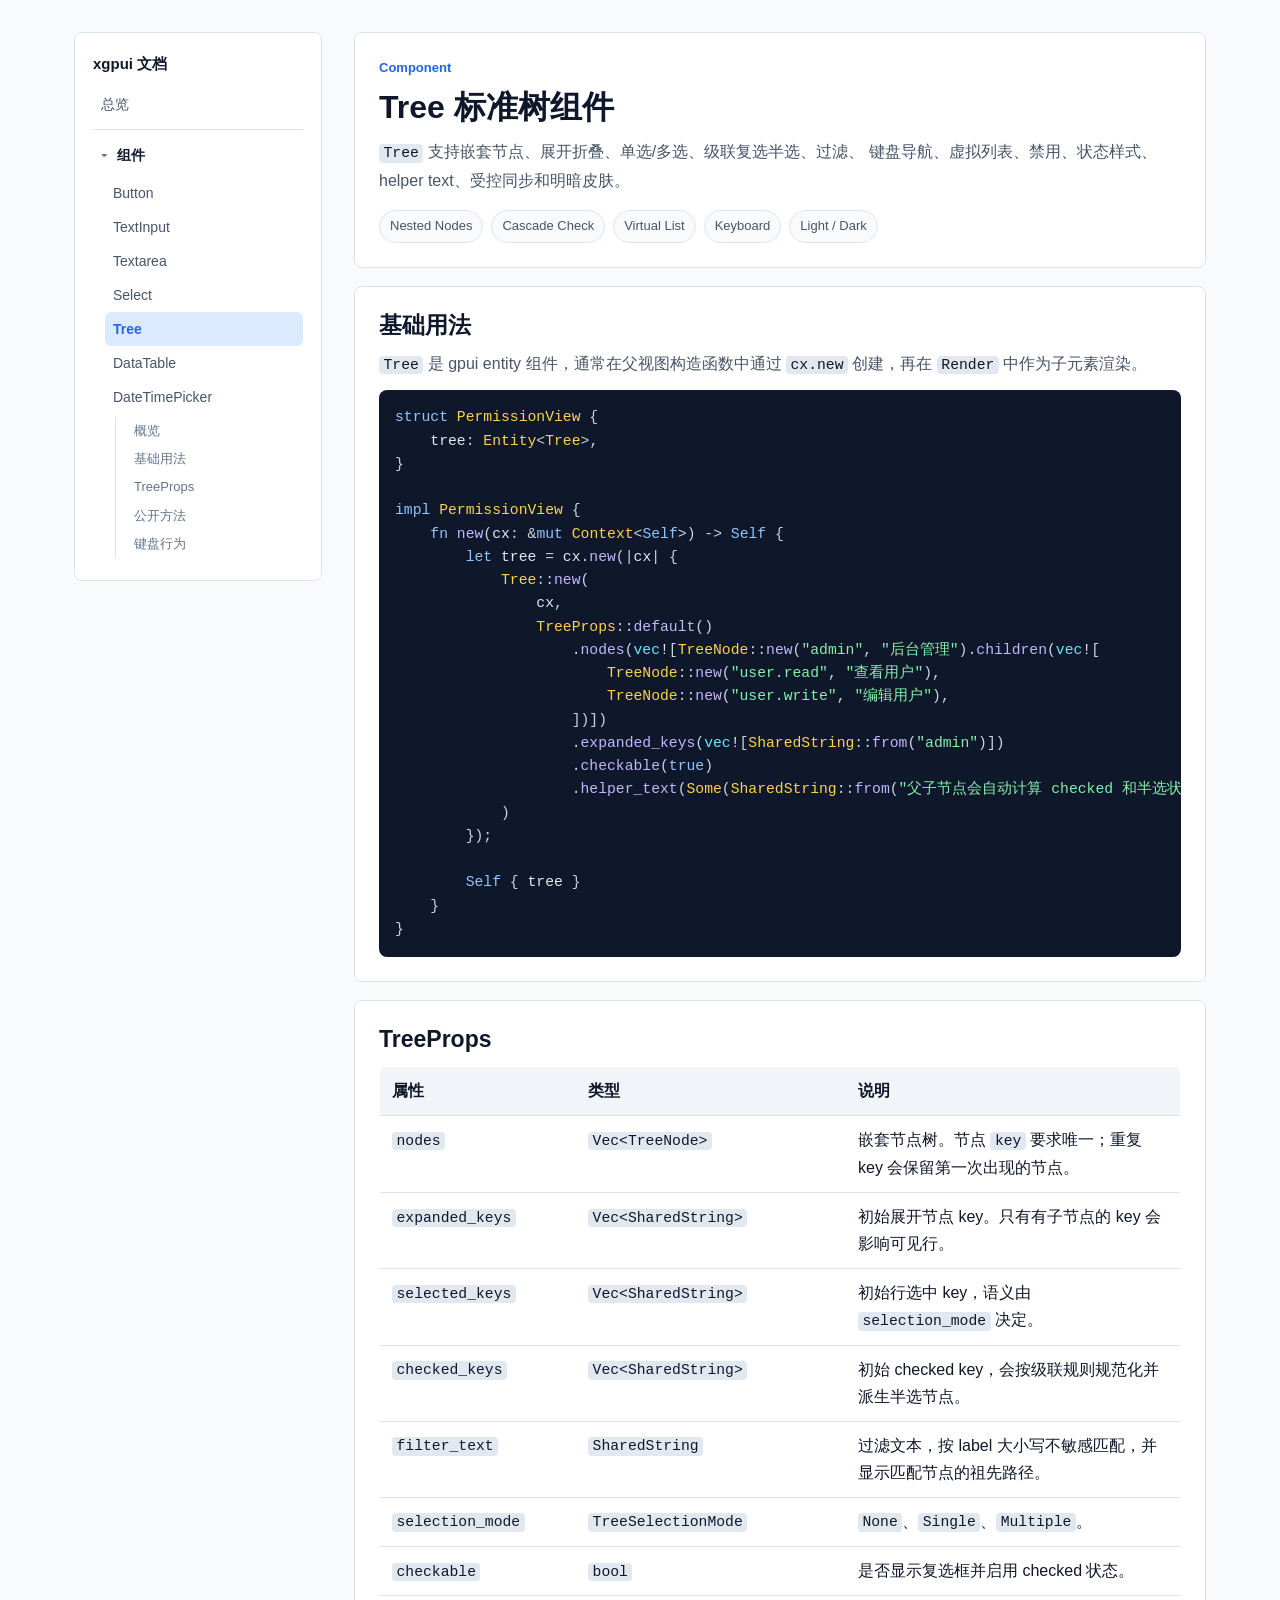
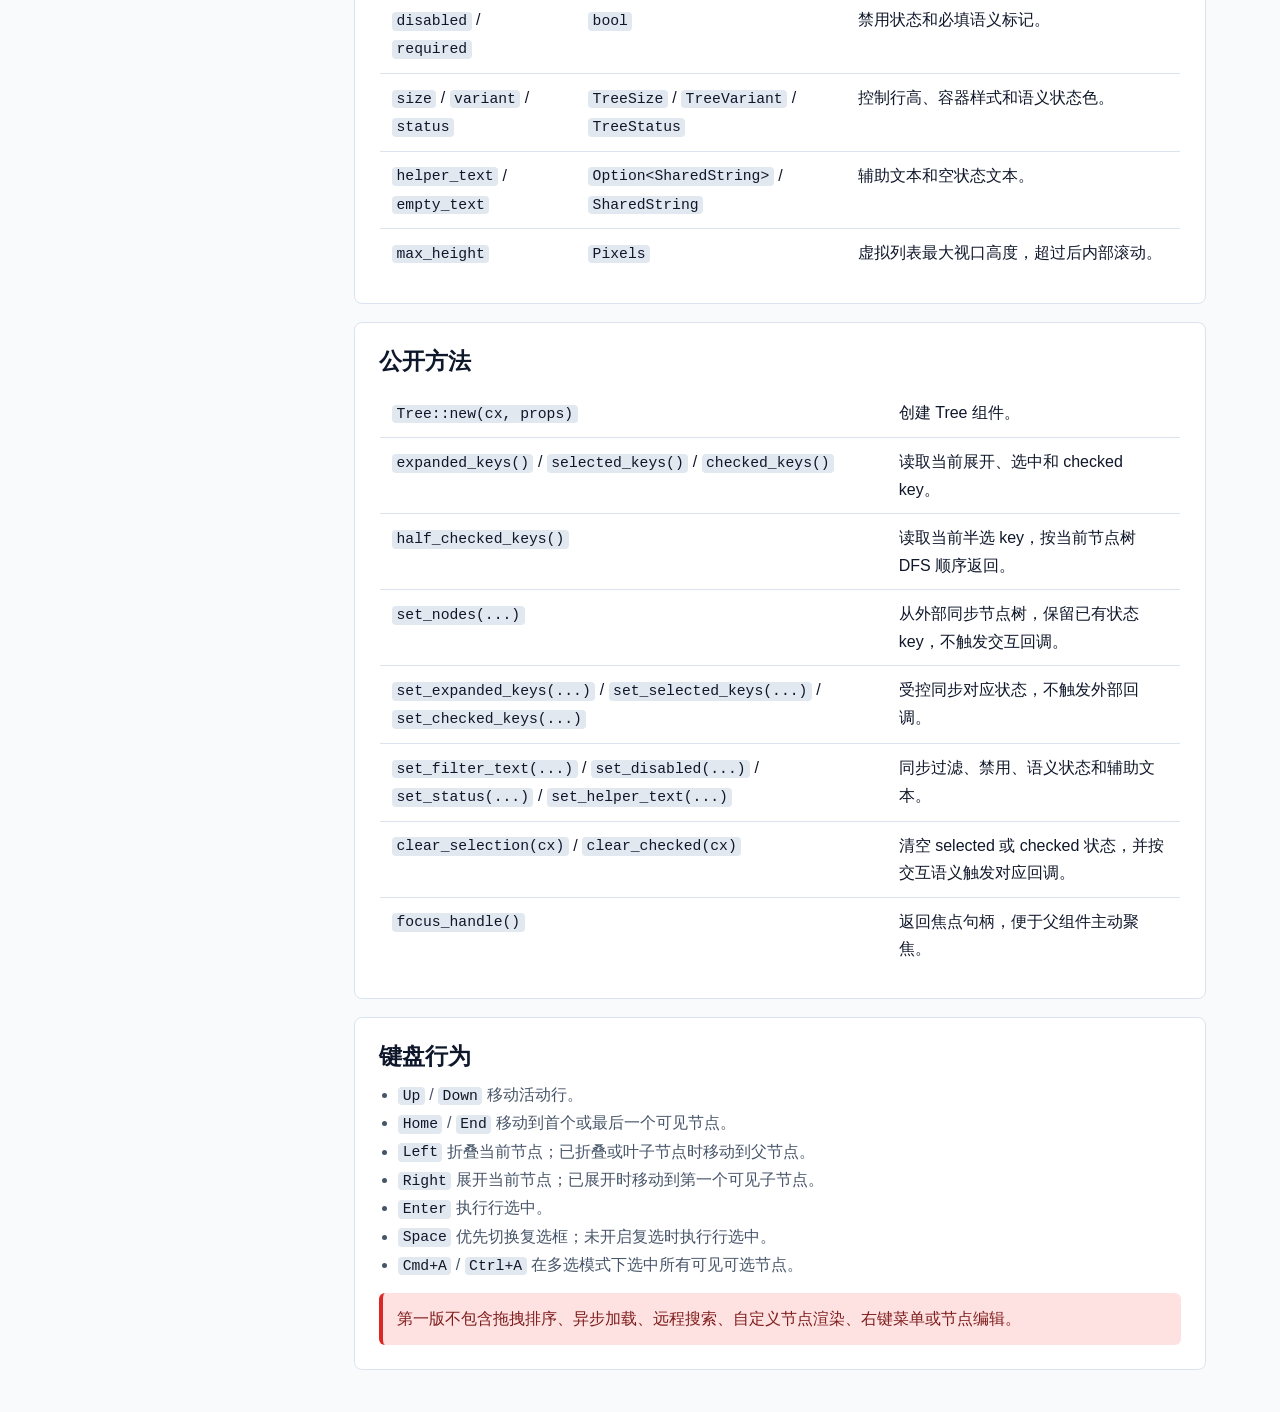
<file: docs/tree.html>
<!doctype html>
<!--
  Tree 组件静态文档。
  本页面只维护树组件的公开 API、行为边界和示例，不参与 Rust crate 运行时代码。
-->
<html lang="zh-CN">
  <head>
    <meta charset="utf-8" />
    <meta name="viewport" content="width=device-width, initial-scale=1" />
    <title>Tree 标准树组件 - xgpui 使用文档</title>
    <meta name="description" content="xgpui Tree 标准树组件用法、Props、方法和键盘行为说明。" />
    <link rel="stylesheet" href="styles.css" />
  </head>
  <body>
    <div class="shell">
      <nav class="sidebar" aria-label="文档目录">
        <strong>xgpui 文档</strong>
        <a href="index.html">总览</a>
        <details class="nav-group" open>
          <summary>组件</summary>
          <div class="nav-tree">
            <a href="button.html">Button</a>
            <a href="text_input.html">TextInput</a>
            <a href="textarea.html">Textarea</a>
            <a href="select.html">Select</a>
            <a class="active" href="tree.html">Tree</a>
            <a href="data_table.html">DataTable</a>
            <a href="date_time_picker.html">DateTimePicker</a>
            <div class="nav-subtree">
              <a href="#overview">概览</a>
              <a href="#basic-usage">基础用法</a>
              <a href="#props">TreeProps</a>
              <a href="#methods">公开方法</a>
              <a href="#keyboard">键盘行为</a>
            </div>
          </div>
        </details>
      </nav>

      <main class="content">
        <header class="hero" id="overview">
          <p class="eyebrow">Component</p>
          <h1>Tree 标准树组件</h1>
          <p>
            <code>Tree</code> 支持嵌套节点、展开折叠、单选/多选、级联复选半选、过滤、
            键盘导航、虚拟列表、禁用、状态样式、helper text、受控同步和明暗皮肤。
          </p>
          <div class="meta">
            <span class="pill">Nested Nodes</span>
            <span class="pill">Cascade Check</span>
            <span class="pill">Virtual List</span>
            <span class="pill">Keyboard</span>
            <span class="pill">Light / Dark</span>
          </div>
        </header>

        <section class="section" id="basic-usage">
          <h2>基础用法</h2>
          <p>
            <code>Tree</code> 是 gpui entity 组件，通常在父视图构造函数中通过
            <code>cx.new</code> 创建，再在 <code>Render</code> 中作为子元素渲染。
          </p>
          <div class="code-block">
            <pre><code class="language-rust">struct PermissionView {
    tree: Entity&lt;Tree&gt;,
}

impl PermissionView {
    fn new(cx: &mut Context&lt;Self&gt;) -> Self {
        let tree = cx.new(|cx| {
            Tree::new(
                cx,
                TreeProps::default()
                    .nodes(vec![TreeNode::new("admin", "后台管理").children(vec![
                        TreeNode::new("user.read", "查看用户"),
                        TreeNode::new("user.write", "编辑用户"),
                    ])])
                    .expanded_keys(vec![SharedString::from("admin")])
                    .checkable(true)
                    .helper_text(Some(SharedString::from("父子节点会自动计算 checked 和半选状态"))),
            )
        });

        Self { tree }
    }
}</code></pre>
          </div>
        </section>

        <section class="section" id="props">
          <h2>TreeProps</h2>
          <table class="api-table">
            <thead>
              <tr>
                <th>属性</th>
                <th>类型</th>
                <th>说明</th>
              </tr>
            </thead>
            <tbody>
              <tr>
                <td><code>nodes</code></td>
                <td><code>Vec&lt;TreeNode&gt;</code></td>
                <td>嵌套节点树。节点 <code>key</code> 要求唯一；重复 key 会保留第一次出现的节点。</td>
              </tr>
              <tr>
                <td><code>expanded_keys</code></td>
                <td><code>Vec&lt;SharedString&gt;</code></td>
                <td>初始展开节点 key。只有有子节点的 key 会影响可见行。</td>
              </tr>
              <tr>
                <td><code>selected_keys</code></td>
                <td><code>Vec&lt;SharedString&gt;</code></td>
                <td>初始行选中 key，语义由 <code>selection_mode</code> 决定。</td>
              </tr>
              <tr>
                <td><code>checked_keys</code></td>
                <td><code>Vec&lt;SharedString&gt;</code></td>
                <td>初始 checked key，会按级联规则规范化并派生半选节点。</td>
              </tr>
              <tr>
                <td><code>filter_text</code></td>
                <td><code>SharedString</code></td>
                <td>过滤文本，按 label 大小写不敏感匹配，并显示匹配节点的祖先路径。</td>
              </tr>
              <tr>
                <td><code>selection_mode</code></td>
                <td><code>TreeSelectionMode</code></td>
                <td><code>None</code>、<code>Single</code>、<code>Multiple</code>。</td>
              </tr>
              <tr>
                <td><code>checkable</code></td>
                <td><code>bool</code></td>
                <td>是否显示复选框并启用 checked 状态。</td>
              </tr>
              <tr>
                <td><code>disabled</code> / <code>required</code></td>
                <td><code>bool</code></td>
                <td>禁用状态和必填语义标记。</td>
              </tr>
              <tr>
                <td><code>size</code> / <code>variant</code> / <code>status</code></td>
                <td><code>TreeSize</code> / <code>TreeVariant</code> / <code>TreeStatus</code></td>
                <td>控制行高、容器样式和语义状态色。</td>
              </tr>
              <tr>
                <td><code>helper_text</code> / <code>empty_text</code></td>
                <td><code>Option&lt;SharedString&gt;</code> / <code>SharedString</code></td>
                <td>辅助文本和空状态文本。</td>
              </tr>
              <tr>
                <td><code>max_height</code></td>
                <td><code>Pixels</code></td>
                <td>虚拟列表最大视口高度，超过后内部滚动。</td>
              </tr>
            </tbody>
          </table>
        </section>

        <section class="section" id="methods">
          <h2>公开方法</h2>
          <table class="api-table">
            <tbody>
              <tr>
                <td><code>Tree::new(cx, props)</code></td>
                <td>创建 Tree 组件。</td>
              </tr>
              <tr>
                <td><code>expanded_keys()</code> / <code>selected_keys()</code> / <code>checked_keys()</code></td>
                <td>读取当前展开、选中和 checked key。</td>
              </tr>
              <tr>
                <td><code>half_checked_keys()</code></td>
                <td>读取当前半选 key，按当前节点树 DFS 顺序返回。</td>
              </tr>
              <tr>
                <td><code>set_nodes(...)</code></td>
                <td>从外部同步节点树，保留已有状态 key，不触发交互回调。</td>
              </tr>
              <tr>
                <td><code>set_expanded_keys(...)</code> / <code>set_selected_keys(...)</code> / <code>set_checked_keys(...)</code></td>
                <td>受控同步对应状态，不触发外部回调。</td>
              </tr>
              <tr>
                <td><code>set_filter_text(...)</code> / <code>set_disabled(...)</code> / <code>set_status(...)</code> / <code>set_helper_text(...)</code></td>
                <td>同步过滤、禁用、语义状态和辅助文本。</td>
              </tr>
              <tr>
                <td><code>clear_selection(cx)</code> / <code>clear_checked(cx)</code></td>
                <td>清空 selected 或 checked 状态，并按交互语义触发对应回调。</td>
              </tr>
              <tr>
                <td><code>focus_handle()</code></td>
                <td>返回焦点句柄，便于父组件主动聚焦。</td>
              </tr>
            </tbody>
          </table>
        </section>

        <section class="section" id="keyboard">
          <h2>键盘行为</h2>
          <ul>
            <li><code>Up</code> / <code>Down</code> 移动活动行。</li>
            <li><code>Home</code> / <code>End</code> 移动到首个或最后一个可见节点。</li>
            <li><code>Left</code> 折叠当前节点；已折叠或叶子节点时移动到父节点。</li>
            <li><code>Right</code> 展开当前节点；已展开时移动到第一个可见子节点。</li>
            <li><code>Enter</code> 执行行选中。</li>
            <li><code>Space</code> 优先切换复选框；未开启复选时执行行选中。</li>
            <li><code>Cmd+A</code> / <code>Ctrl+A</code> 在多选模式下选中所有可见可选节点。</li>
          </ul>
          <p class="note warning">
            第一版不包含拖拽排序、异步加载、远程搜索、自定义节点渲染、右键菜单或节点编辑。
          </p>
        </section>
      </main>
    </div>
    <script src="highlight.js"></script>
  </body>
</html>
</file>
<file: docs/styles.css>
/*
  xgpui 静态文档公共样式。
  该文件只服务 docs 目录下的 HTML 使用文档，不参与 Rust crate 运行时代码。
*/
/*
  文档页面基础视觉样式。
  这些样式只服务于本地文档阅读，不参与 xgpui 运行时代码。
*/
:root {
  color-scheme: light;
  --bg: #f8fafc;
  --panel: #ffffff;
  --text: #0f172a;
  --muted: #475569;
  --soft: #64748b;
  --border: #dbe4ee;
  --brand: #2563eb;
  --brand-soft: #dbeafe;
  --danger: #dc2626;
  --code-bg: #0f172a;
  --code-text: #e2e8f0;
}

/*
  页面采用文档型窄栏布局，优先保证长代码块和 API 表格的可读性。
*/
* {
  box-sizing: border-box;
}

body {
  margin: 0;
  background: var(--bg);
  color: var(--text);
  font-family:
    -apple-system, BlinkMacSystemFont, "Segoe UI", "PingFang SC",
    "Hiragino Sans GB", "Microsoft YaHei", sans-serif;
  line-height: 1.72;
}

a {
  color: var(--brand);
  text-decoration: none;
}

a:hover {
  text-decoration: underline;
}

code {
  border-radius: 4px;
  background: #e2e8f0;
  color: #0f172a;
  padding: 0.08rem 0.28rem;
  font-family: ui-monospace, SFMono-Regular, Menlo, Monaco, Consolas, monospace;
  font-size: 0.92em;
}

pre {
  margin: 0;
  overflow-x: auto;
  border-radius: 8px;
  background: var(--code-bg);
  color: var(--code-text);
  padding: 16px;
  line-height: 1.58;
}

pre code {
  background: transparent;
  color: inherit;
  padding: 0;
}

/*
  代码高亮 token 由 docs/highlight.js 注入。
  颜色只作用于文档代码块，不影响正文中的 inline code。
*/
pre code .token-comment {
  color: #94a3b8;
}

pre code .token-keyword {
  color: #93c5fd;
}

pre code .token-type {
  color: #fcd34d;
}

pre code .token-string {
  color: #86efac;
}

pre code .token-number {
  color: #f9a8d4;
}

pre code .token-function {
  color: #c4b5fd;
}

pre code .token-macro {
  color: #67e8f9;
}

pre code .token-punctuation {
  color: #cbd5e1;
}

table {
  width: 100%;
  border-collapse: collapse;
  overflow: hidden;
  border: 1px solid var(--border);
  border-radius: 8px;
  background: var(--panel);
}

th,
td {
  border-bottom: 1px solid var(--border);
  padding: 10px 12px;
  text-align: left;
  vertical-align: top;
}

th {
  background: #f1f5f9;
  font-weight: 650;
}

tr:last-child td {
  border-bottom: 0;
}

.shell {
  display: grid;
  grid-template-columns: 248px minmax(0, 1fr);
  gap: 32px;
  max-width: 1180px;
  margin: 0 auto;
  padding: 32px 24px 56px;
}

.sidebar {
  position: sticky;
  top: 24px;
  align-self: start;
  border: 1px solid var(--border);
  border-radius: 8px;
  background: var(--panel);
  padding: 18px;
}

.sidebar strong {
  display: block;
  margin-bottom: 10px;
  font-size: 15px;
}

.sidebar a {
  display: block;
  border-radius: 6px;
  color: var(--muted);
  padding: 5px 8px;
  font-size: 14px;
}

.sidebar a:hover {
  background: #f1f5f9;
  color: var(--brand);
  text-decoration: none;
}

/*
  左侧导航树用于把所有组件文档挂在“组件”菜单下。
  使用原生 details/summary 保留无脚本可访问性，同时通过缩进表达父子层级。
*/
.nav-group {
  margin-top: 8px;
  border-top: 1px solid var(--border);
  padding-top: 8px;
}

.nav-group summary {
  display: flex;
  align-items: center;
  min-height: 30px;
  border-radius: 6px;
  color: var(--text);
  cursor: pointer;
  font-size: 14px;
  font-weight: 650;
  list-style: none;
  padding: 5px 8px;
}

.nav-group summary::-webkit-details-marker {
  display: none;
}

.nav-group summary::before {
  width: 16px;
  color: var(--soft);
  content: "▸";
  font-size: 12px;
  line-height: 1;
}

.nav-group[open] summary::before {
  content: "▾";
}

.nav-group summary:hover {
  background: #f1f5f9;
  color: var(--brand);
}

.nav-tree {
  margin-top: 4px;
  padding-left: 12px;
}

.nav-subtree {
  border-left: 1px solid var(--border);
  margin: 2px 0 4px 10px;
  padding-left: 10px;
}

.nav-subtree a {
  color: var(--soft);
  font-size: 13px;
  padding-top: 3px;
  padding-bottom: 3px;
}

.content {
  min-width: 0;
}

.hero,
.section {
  border: 1px solid var(--border);
  border-radius: 8px;
  background: var(--panel);
  padding: 24px;
}

.section {
  margin-top: 18px;
}

.eyebrow {
  margin: 0 0 8px;
  color: var(--brand);
  font-size: 13px;
  font-weight: 700;
  letter-spacing: 0;
}

h1,
h2,
h3 {
  margin: 0;
  line-height: 1.28;
}

h1 {
  font-size: 32px;
}

h2 {
  font-size: 23px;
}

h3 {
  margin-top: 22px;
  font-size: 17px;
}

p {
  margin: 10px 0 0;
  color: var(--muted);
}

ul {
  margin: 10px 0 0;
  padding-left: 1.2rem;
  color: var(--muted);
}

.meta {
  display: flex;
  flex-wrap: wrap;
  gap: 8px;
  margin-top: 16px;
}

.pill {
  border: 1px solid var(--border);
  border-radius: 999px;
  background: #f8fafc;
  color: var(--muted);
  padding: 4px 10px;
  font-size: 13px;
}

.note {
  border-left: 4px solid var(--brand);
  border-radius: 6px;
  background: var(--brand-soft);
  color: #1e3a8a;
  margin-top: 14px;
  padding: 12px 14px;
}

.warning {
  border-left-color: var(--danger);
  background: #fee2e2;
  color: #7f1d1d;
}

.code-block {
  margin-top: 12px;
}

.api-table {
  margin-top: 12px;
}

.two-col {
  display: grid;
  grid-template-columns: repeat(2, minmax(0, 1fr));
  gap: 14px;
  margin-top: 14px;
}

.mini-card {
  border: 1px solid var(--border);
  border-radius: 8px;
  background: #fbfdff;
  padding: 14px;
}

.mini-card h3 {
  margin-top: 0;
}

@media (max-width: 900px) {
  .shell {
    grid-template-columns: 1fr;
    padding: 20px 14px 40px;
  }

  .sidebar {
    position: static;
  }

  .two-col {
    grid-template-columns: 1fr;
  }

  h1 {
    font-size: 27px;
  }
}

/* 当前页面入口在侧边导航中高亮，帮助拆分后的组件文档保持位置感。 */
.sidebar a.active {
  background: var(--brand-soft);
  color: var(--brand);
  font-weight: 650;
}
</file>
